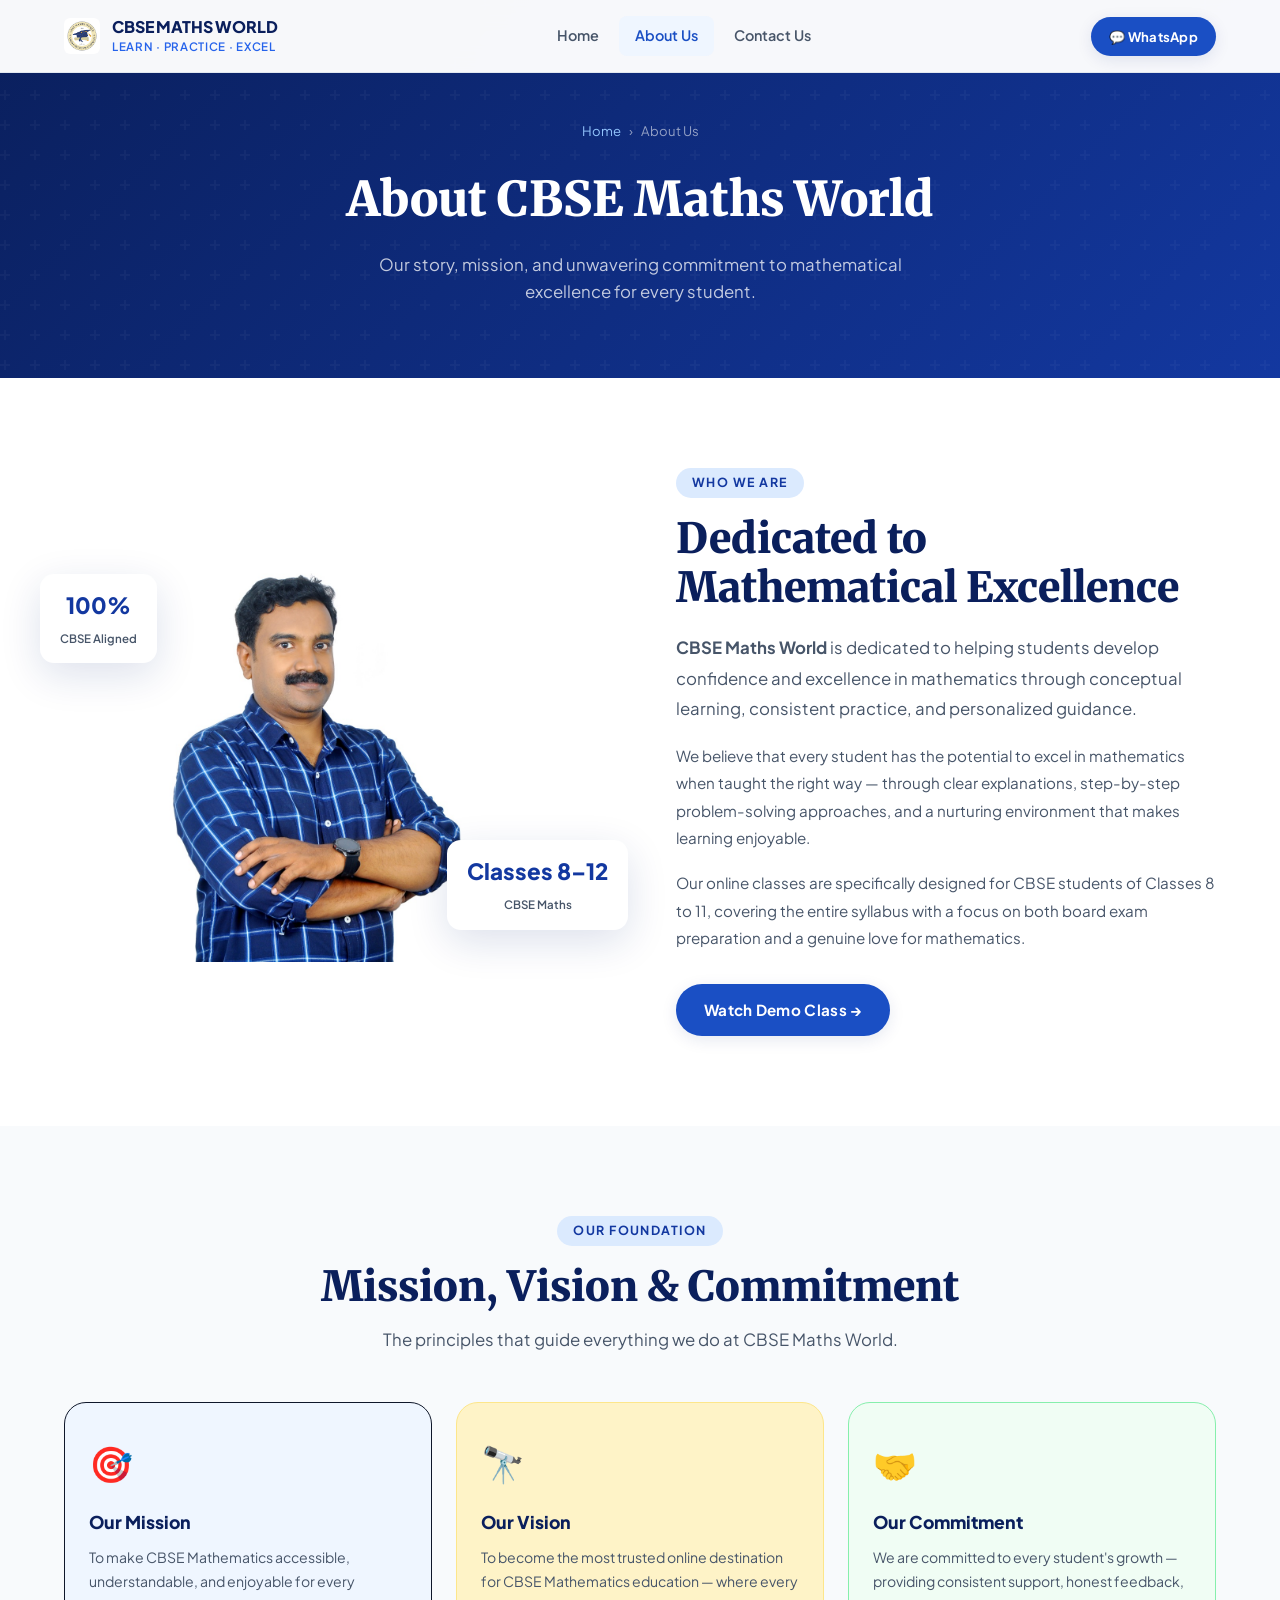
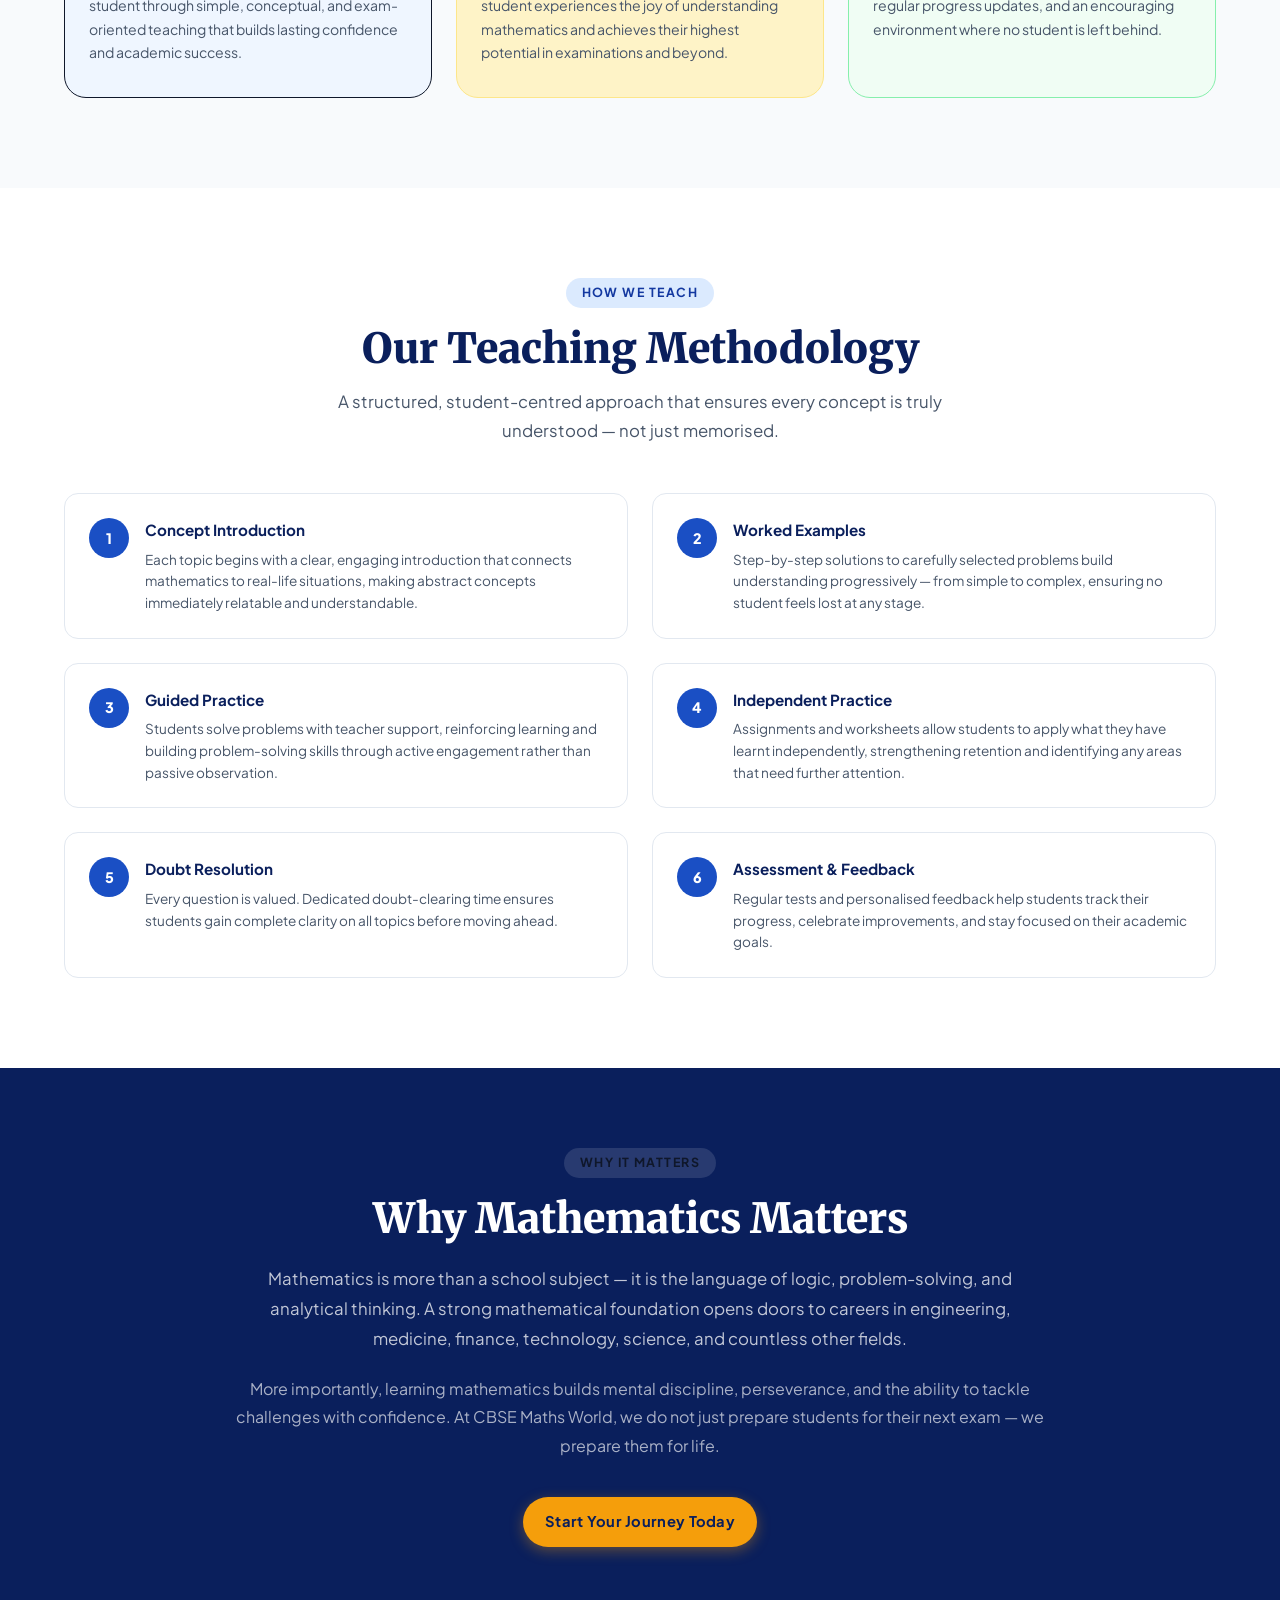
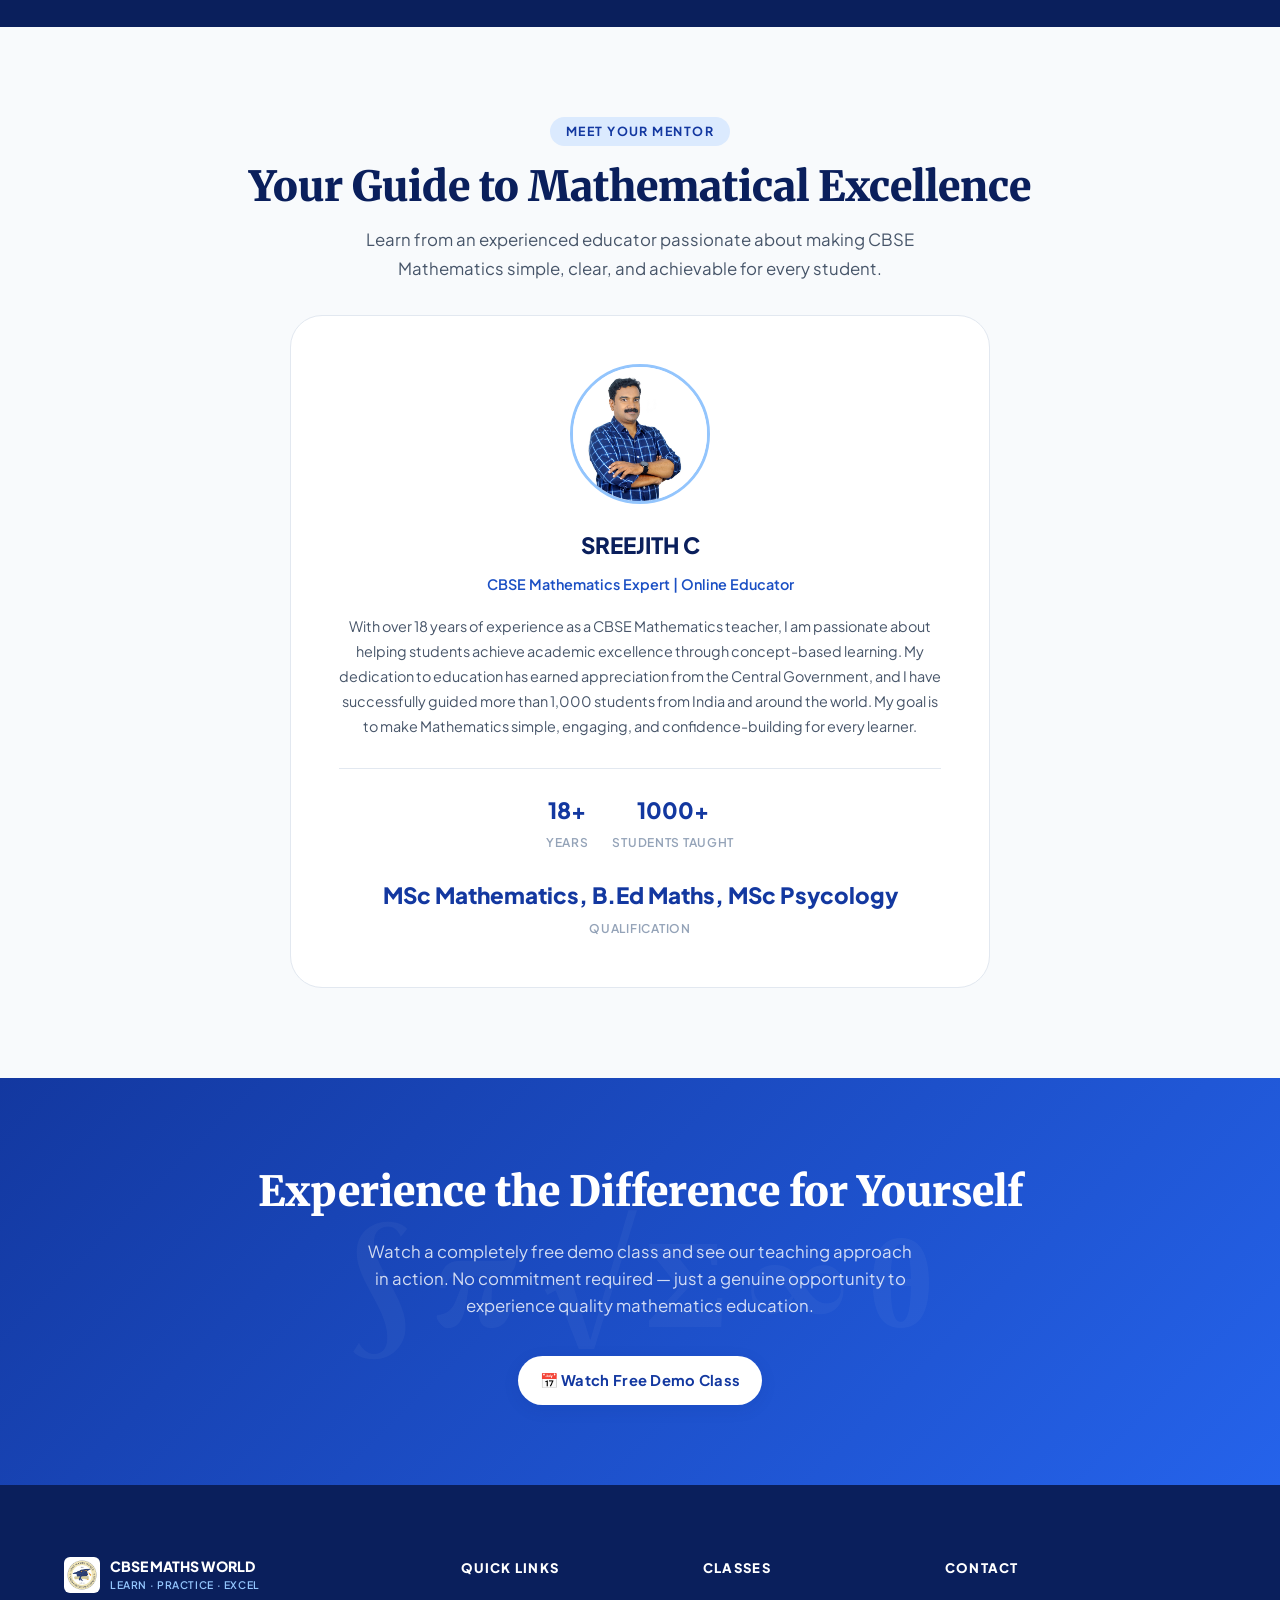
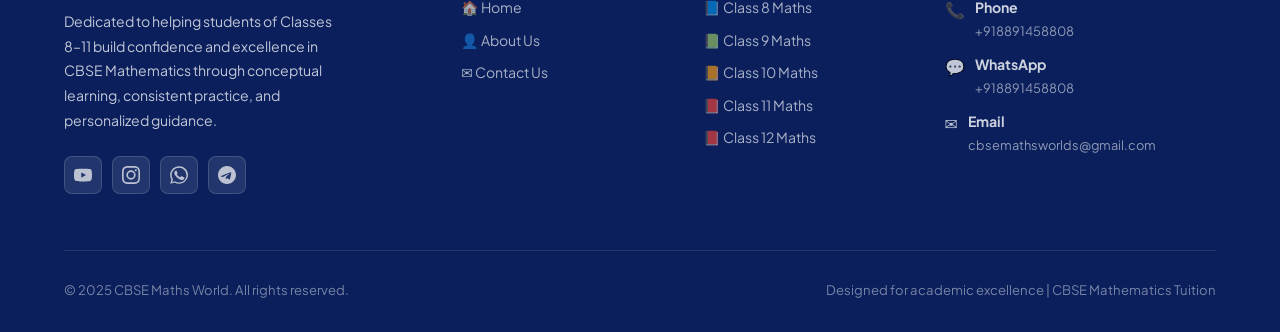
<file: pages/about.html>
<!DOCTYPE html>
<html lang="en">
<head>
  <meta charset="UTF-8">
  <meta name="viewport" content="width=device-width, initial-scale=1.0">
  <title>About Us | CBSE Maths World</title>
  <meta name="description" content="Learn about CBSE Maths World — our mission, vision, teaching methodology, and commitment to student success in CBSE Mathematics.">
  <link rel="stylesheet" href="../css/style.css">
</head>
<body data-page="About Us">

<div id="nav-placeholder"></div>

<!-- Page Hero -->
<section class="page-hero">
  <div class="container">
    <div class="breadcrumb">
      <a href="../index.html">Home</a>
      <span>›</span>
      <span>About Us</span>
    </div>
    <h1>About CBSE Maths World</h1>
    <p>Our story, mission, and unwavering commitment to mathematical excellence for every student.</p>
  </div>
</section>

<!-- ============ INTRO ============ -->
<section class="about-intro">
  <div class="container">
    <div class="about-grid">
      <div class="about-image-block">
        <img 
          src="../images/mentor.jpeg" 
          alt="CBSE Maths World" 
          style="width:100%;height:420px;object-fit:cover;border-radius:var(--radius-xl);"
        >
        <div class="about-stat-chip chip-1">
          <strong>Classes 8–12</strong>
          <span>CBSE Maths</span>
        </div>
        <div class="about-stat-chip chip-2">
          <strong>100%</strong>
          <span>CBSE Aligned</span>
        </div>
      </div>
      <div>
        <div class="section-label">Who We Are</div>
        <h2 class="section-title" style="margin-bottom:20px;">Dedicated to Mathematical Excellence</h2>
        <p style="font-size:1.05rem;color:var(--grey-600);line-height:1.8;margin-bottom:18px;">
          <strong>CBSE Maths World</strong> is dedicated to helping students develop confidence and excellence in mathematics through conceptual learning, consistent practice, and personalized guidance.
        </p>
        <p style="font-size:.95rem;color:var(--grey-600);line-height:1.8;margin-bottom:18px;">
          We believe that every student has the potential to excel in mathematics when taught the right way — through clear explanations, step-by-step problem-solving approaches, and a nurturing environment that makes learning enjoyable.
        </p>
        <p style="font-size:.95rem;color:var(--grey-600);line-height:1.8;margin-bottom:32px;">
          Our online classes are specifically designed for CBSE students of Classes 8 to 11, covering the entire syllabus with a focus on both board exam preparation and a genuine love for mathematics.
        </p>
        <a href="../pages/contact.html" class="btn btn-blue">Watch Demo Class →</a>
      </div>
    </div>
  </div>
</section>

<!-- ============ MISSION VISION COMMITMENT ============ -->
<section style="background:var(--grey-50);">
  <div class="container">
    <div class="text-center">
      <div class="section-label">Our Foundation</div>
      <h2 class="section-title">Mission, Vision & Commitment</h2>
      <p class="section-subtitle">The principles that guide everything we do at CBSE Maths World.</p>
    </div>
    <div class="mvv-grid">
      <div class="mvv-card card-mission fade-in">
        <div class="mvv-icon">🎯</div>
        <h3>Our Mission</h3>
        <p>To make CBSE Mathematics accessible, understandable, and enjoyable for every student through simple, conceptual, and exam-oriented teaching that builds lasting confidence and academic success.</p>
      </div>
      <div class="mvv-card card-vision fade-in fade-in-delay-1">
        <div class="mvv-icon">🔭</div>
        <h3>Our Vision</h3>
        <p>To become the most trusted online destination for CBSE Mathematics education — where every student experiences the joy of understanding mathematics and achieves their highest potential in examinations and beyond.</p>
      </div>
      <div class="mvv-card card-commit fade-in fade-in-delay-2">
        <div class="mvv-icon">🤝</div>
        <h3>Our Commitment</h3>
        <p>We are committed to every student's growth — providing consistent support, honest feedback, regular progress updates, and an encouraging environment where no student is left behind.</p>
      </div>
    </div>
  </div>
</section>

<!-- ============ TEACHING METHODOLOGY ============ -->
<section style="background:var(--white);">
  <div class="container">
    <div class="text-center">
      <div class="section-label">How We Teach</div>
      <h2 class="section-title">Our Teaching Methodology</h2>
      <p class="section-subtitle">A structured, student-centred approach that ensures every concept is truly understood — not just memorised.</p>
    </div>
    <div class="methodology-grid">
      <div class="method-item fade-in">
        <div class="method-num">1</div>
        <div>
          <h4>Concept Introduction</h4>
          <p>Each topic begins with a clear, engaging introduction that connects mathematics to real-life situations, making abstract concepts immediately relatable and understandable.</p>
        </div>
      </div>
      <div class="method-item fade-in fade-in-delay-1">
        <div class="method-num">2</div>
        <div>
          <h4>Worked Examples</h4>
          <p>Step-by-step solutions to carefully selected problems build understanding progressively — from simple to complex, ensuring no student feels lost at any stage.</p>
        </div>
      </div>
      <div class="method-item fade-in fade-in-delay-2">
        <div class="method-num">3</div>
        <div>
          <h4>Guided Practice</h4>
          <p>Students solve problems with teacher support, reinforcing learning and building problem-solving skills through active engagement rather than passive observation.</p>
        </div>
      </div>
      <div class="method-item fade-in fade-in-delay-3">
        <div class="method-num">4</div>
        <div>
          <h4>Independent Practice</h4>
          <p>Assignments and worksheets allow students to apply what they have learnt independently, strengthening retention and identifying any areas that need further attention.</p>
        </div>
      </div>
      <div class="method-item fade-in">
        <div class="method-num">5</div>
        <div>
          <h4>Doubt Resolution</h4>
          <p>Every question is valued. Dedicated doubt-clearing time ensures students gain complete clarity on all topics before moving ahead.</p>
        </div>
      </div>
      <div class="method-item fade-in fade-in-delay-1">
        <div class="method-num">6</div>
        <div>
          <h4>Assessment & Feedback</h4>
          <p>Regular tests and personalised feedback help students track their progress, celebrate improvements, and stay focused on their academic goals.</p>
        </div>
      </div>
    </div>
  </div>
</section>

<!-- ============ WHY MATHS MATTERS ============ -->
<section style="background:var(--blue-900);padding:80px 0;">
  <div class="container container-sm text-center">
    <div class="section-label" style="background:rgba(255,255,255,.12);color:var(--white-200);">Why It Matters</div>
    <h2 class="section-title" style="color:var(--white);margin-bottom:20px;">Why Mathematics Matters</h2>
    <p style="font-size:1.05rem;color:rgba(255,255,255,.75);line-height:1.8;margin-bottom:20px;">
      Mathematics is more than a school subject — it is the language of logic, problem-solving, and analytical thinking. A strong mathematical foundation opens doors to careers in engineering, medicine, finance, technology, science, and countless other fields.
    </p>
    <p style="font-size:1rem;color:rgba(255,255,255,.65);line-height:1.8;margin-bottom:36px;">
      More importantly, learning mathematics builds mental discipline, perseverance, and the ability to tackle challenges with confidence. At CBSE Maths World, we do not just prepare students for their next exam — we prepare them for life.
    </p>
    <a href="../pages/contact.html" class="btn btn-primary btn-lg">Start Your Journey Today</a>
  </div>
</section>

<!-- ============ MENTOR SECTION ============ -->
<section class="mentor-section">
  <div class="container">
    <div class="text-center">
      <div class="section-label">Meet Your Mentor</div>
      <h2 class="section-title">Your Guide to Mathematical Excellence</h2>
      <p class="section-subtitle" style="margin-bottom:32px;">Learn from an experienced educator passionate about making CBSE Mathematics simple, clear, and achievable for every student.</p>
    </div>
    <div class="mentor-card fade-in">
      <div class="mentor-avatar" style="background:none;border:none;">
        <img 
          src="../images/mentor.jpeg" 
          alt="Sreejith — CBSE Maths World"
          style="width:140px;height:140px;border-radius:50%;object-fit:cover;object-position:top;border:3px solid var(--blue-300);"
        >
      </div>
      <h3>SREEJITH C</h3>
      <p class="mentor-title">CBSE Mathematics Expert | Online Educator</p>
      <p>With over 18 years of experience as a CBSE Mathematics teacher, I am passionate about helping students achieve academic excellence through concept-based learning. My dedication to education has earned appreciation from the Central Government, and I have successfully guided more than 1,000 students from India and around the world. My goal is to make Mathematics simple, engaging, and confidence-building for every learner.</p>
      <div style="margin-top:28px;padding-top:24px;border-top:1px solid var(--grey-200);display:flex;gap:24px;justify-content:center;flex-wrap:wrap;">
        <div style="text-align:center;">
          <strong style="display:block;font-size:1.4rem;color:var(--blue-700);font-weight:800;">18+</strong>
          <span style="font-size:.75rem;color:var(--grey-400);font-weight:600;text-transform:uppercase;letter-spacing:.06em;">Years </span>
        </div>
        <div style="text-align:center;">
          <strong style="display:block;font-size:1.4rem;color:var(--blue-700);font-weight:800;">1000+</strong>  
          <span style="font-size:.75rem;color:var(--grey-400);font-weight:600;text-transform:uppercase;letter-spacing:.06em;">Students Taught</span>
        </div>
        <div style="text-align:center;">
          <strong style="display:block;font-size:1.4rem;color:var(--blue-700);font-weight:800;">MSc Mathematics, B.Ed Maths, MSc Psycology</strong>
          <span style="font-size:.75rem;color:var(--grey-400);font-weight:600;text-transform:uppercase;letter-spacing:.06em;">Qualification</span>
        </div>
      </div>
    </div>
  </div>
</section>

<!-- CTA -->
<section class="cta-banner">
  <div class="container">
    <h2>Experience the Difference for Yourself</h2>
    <p>Watch a completely free demo class and see our teaching approach in action. No commitment required — just a genuine opportunity to experience quality mathematics education.</p>
    <div class="cta-btns">
      <a href="../pages/contact.html" class="btn btn-white btn-lg">📅 Watch Free Demo Class</a>
    </div>
  </div>
</section>

<div id="footer-placeholder"></div>
<script src="../js/components.js"></script>
</body>
</html>
</file>
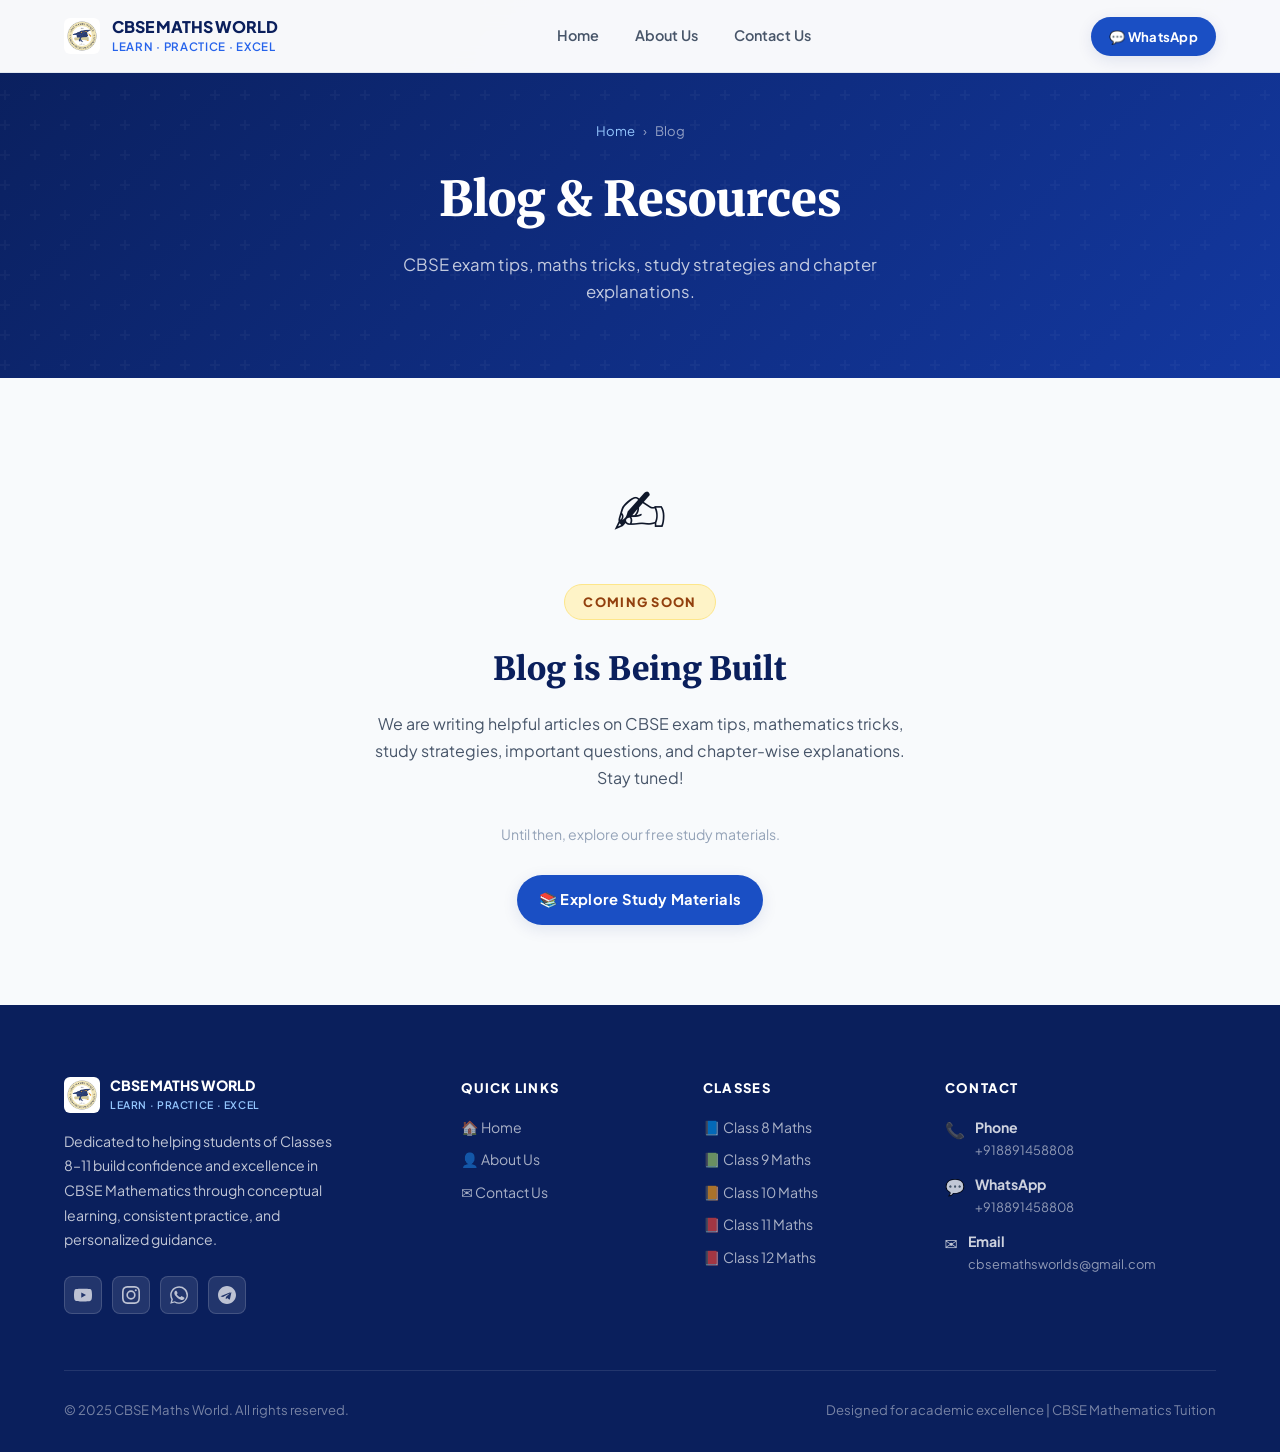
<file: pages/blog.html>
<!DOCTYPE html>
<html lang="en">
<head>
  <meta charset="UTF-8">
  <meta name="viewport" content="width=device-width, initial-scale=1.0">
  <title>Blog & Resources — Coming Soon | CBSE Maths World</title>
  <meta name="robots" content="noindex">
  <link rel="stylesheet" href="../css/style.css">
</head>
<body data-page="">
<div id="nav-placeholder"></div>
<section class="page-hero">
  <div class="container">
    <div class="breadcrumb"><a href="../index.html">Home</a> <span>›</span> <span>Blog</span></div>
    <h1>Blog & Resources</h1>
    <p>CBSE exam tips, maths tricks, study strategies and chapter explanations.</p>
  </div>
</section>
<div class="coming-soon-wrapper">
  <div class="coming-soon-card">
    <div class="coming-soon-icon">✍️</div>
    <div class="coming-badge">Coming Soon</div>
    <h2>Blog is Being Built</h2>
    <p>We are writing helpful articles on CBSE exam tips, mathematics tricks, study strategies, important questions, and chapter-wise explanations. Stay tuned!</p>
    <p style="font-size:.88rem;color:var(--grey-400);margin-bottom:28px;">Until then, explore our free study materials.</p>
    <a href="materials.html" class="btn btn-blue btn-lg">📚 Explore Study Materials</a>
  </div>
</div>
<div id="footer-placeholder"></div>
<script src="../js/components.js"></script>
</body>
</html>
</file>
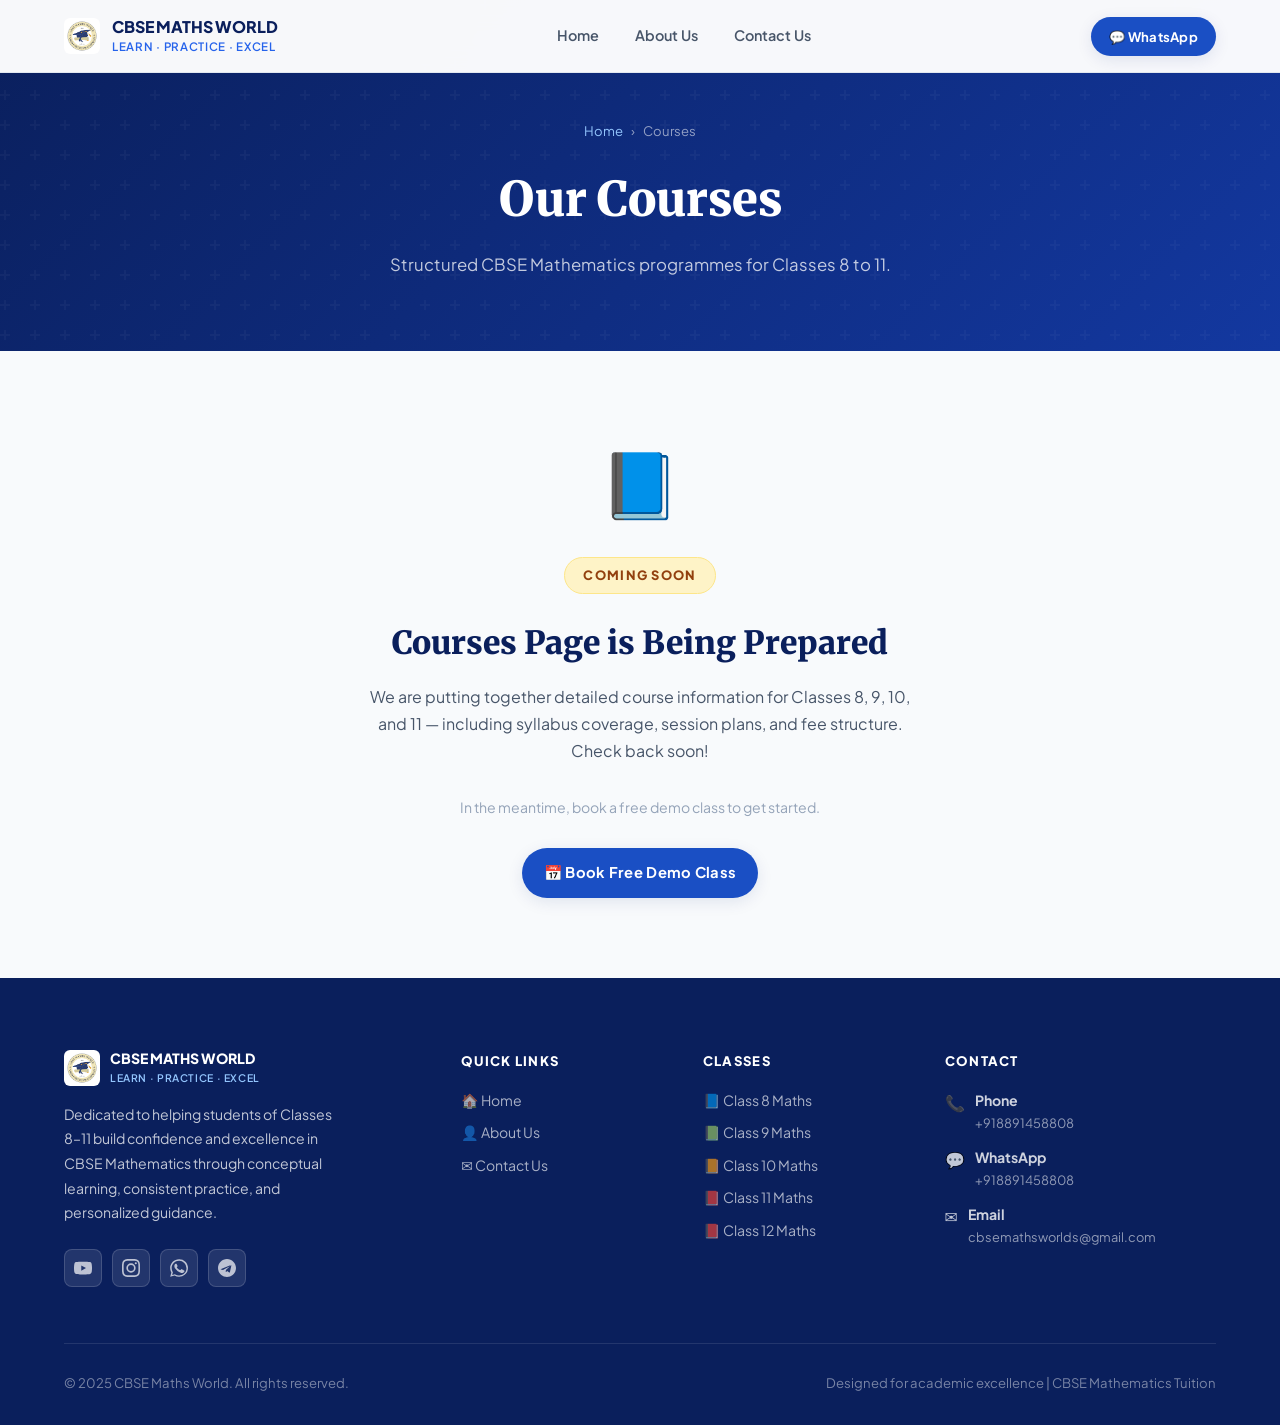
<file: pages/courses.html>
<!DOCTYPE html>
<html lang="en">
<head>
  <meta charset="UTF-8">
  <meta name="viewport" content="width=device-width, initial-scale=1.0">
  <title>Courses — Coming Soon | CBSE Maths World</title>
  <meta name="robots" content="noindex">
  <link rel="stylesheet" href="../css/style.css">
</head>
<body data-page="">
<div id="nav-placeholder"></div>
<section class="page-hero">
  <div class="container">
    <div class="breadcrumb"><a href="../index.html">Home</a> <span>›</span> <span>Courses</span></div>
    <h1>Our Courses</h1>
    <p>Structured CBSE Mathematics programmes for Classes 8 to 11.</p>
  </div>
</section>
<div class="coming-soon-wrapper">
  <div class="coming-soon-card">
    <div class="coming-soon-icon">📘</div>
    <div class="coming-badge">Coming Soon</div>
    <h2>Courses Page is Being Prepared</h2>
    <p>We are putting together detailed course information for Classes 8, 9, 10, and 11 — including syllabus coverage, session plans, and fee structure. Check back soon!</p>
    <p style="font-size:.88rem;color:var(--grey-400);margin-bottom:28px;">In the meantime, book a free demo class to get started.</p>
    <a href="contact.html" class="btn btn-blue btn-lg">📅 Book Free Demo Class</a>
  </div>
</div>
<div id="footer-placeholder"></div>
<script src="../js/components.js"></script>
</body>
</html>
</file>
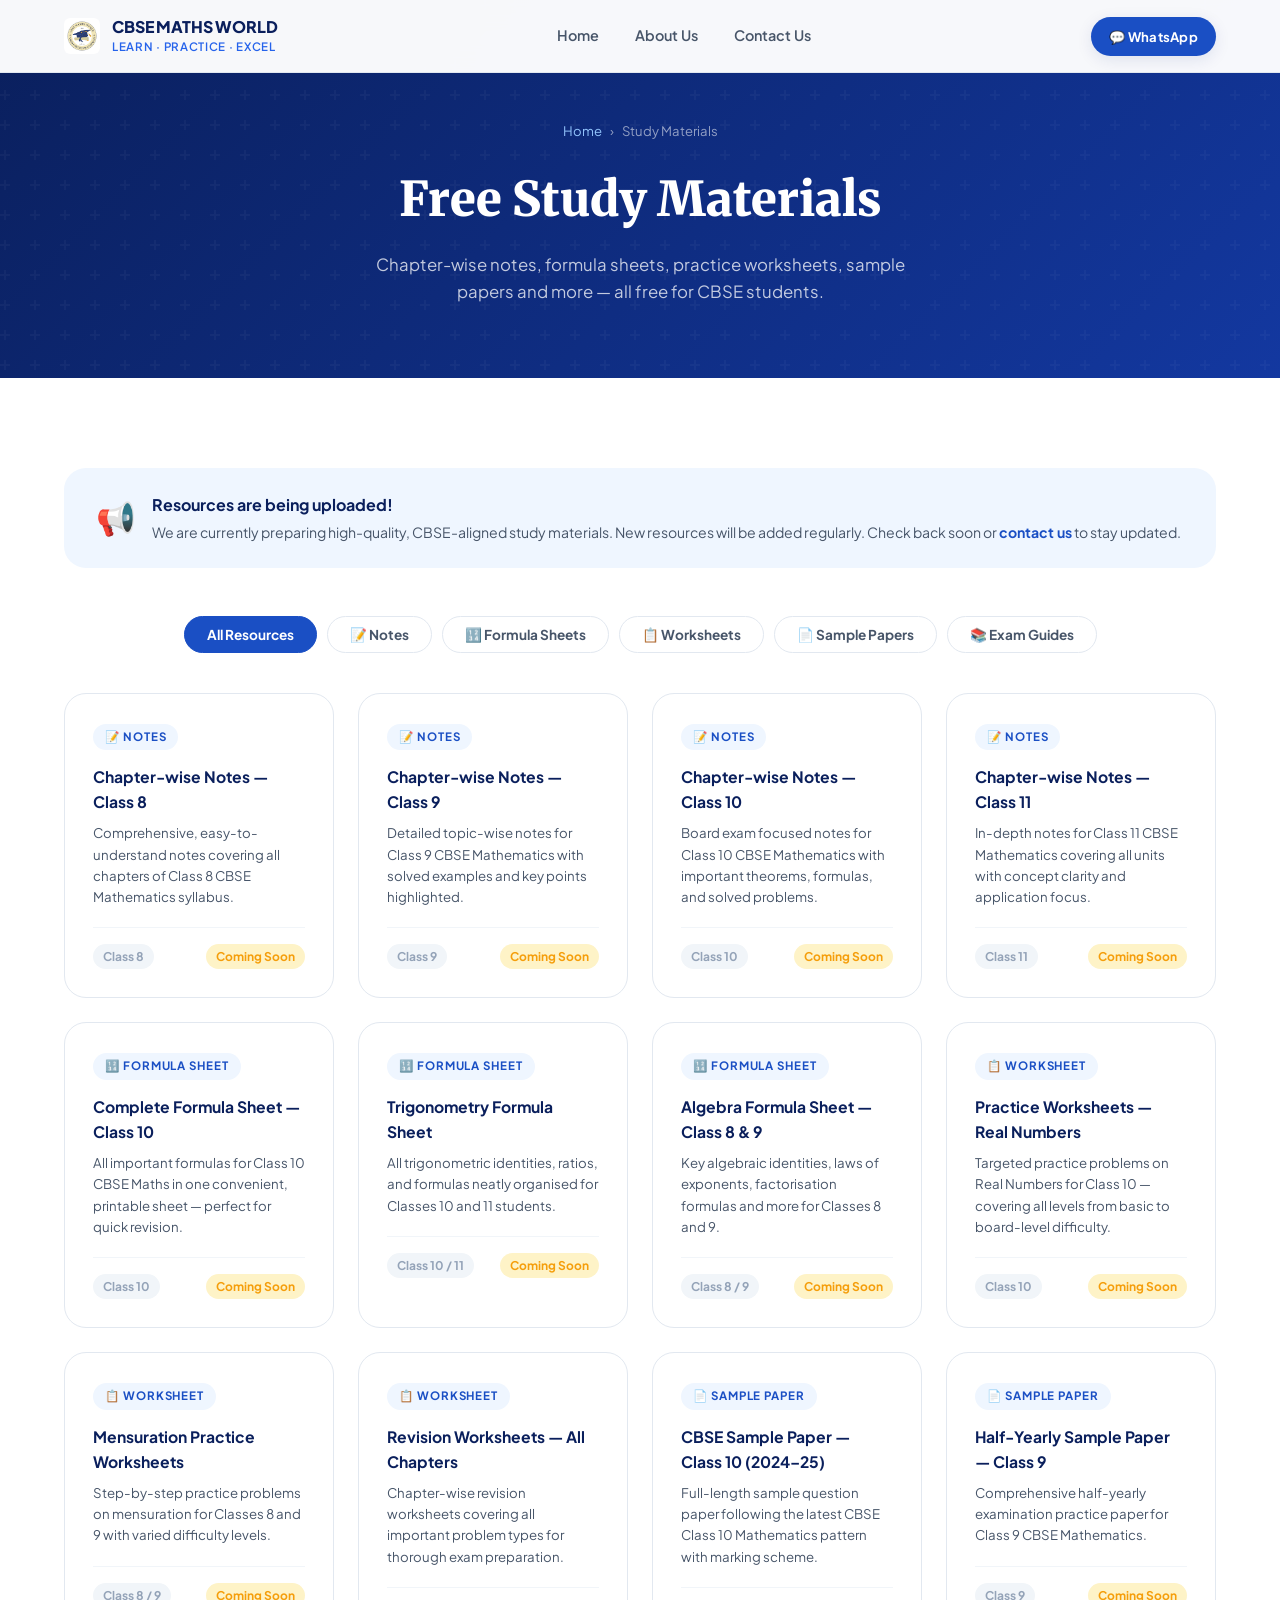
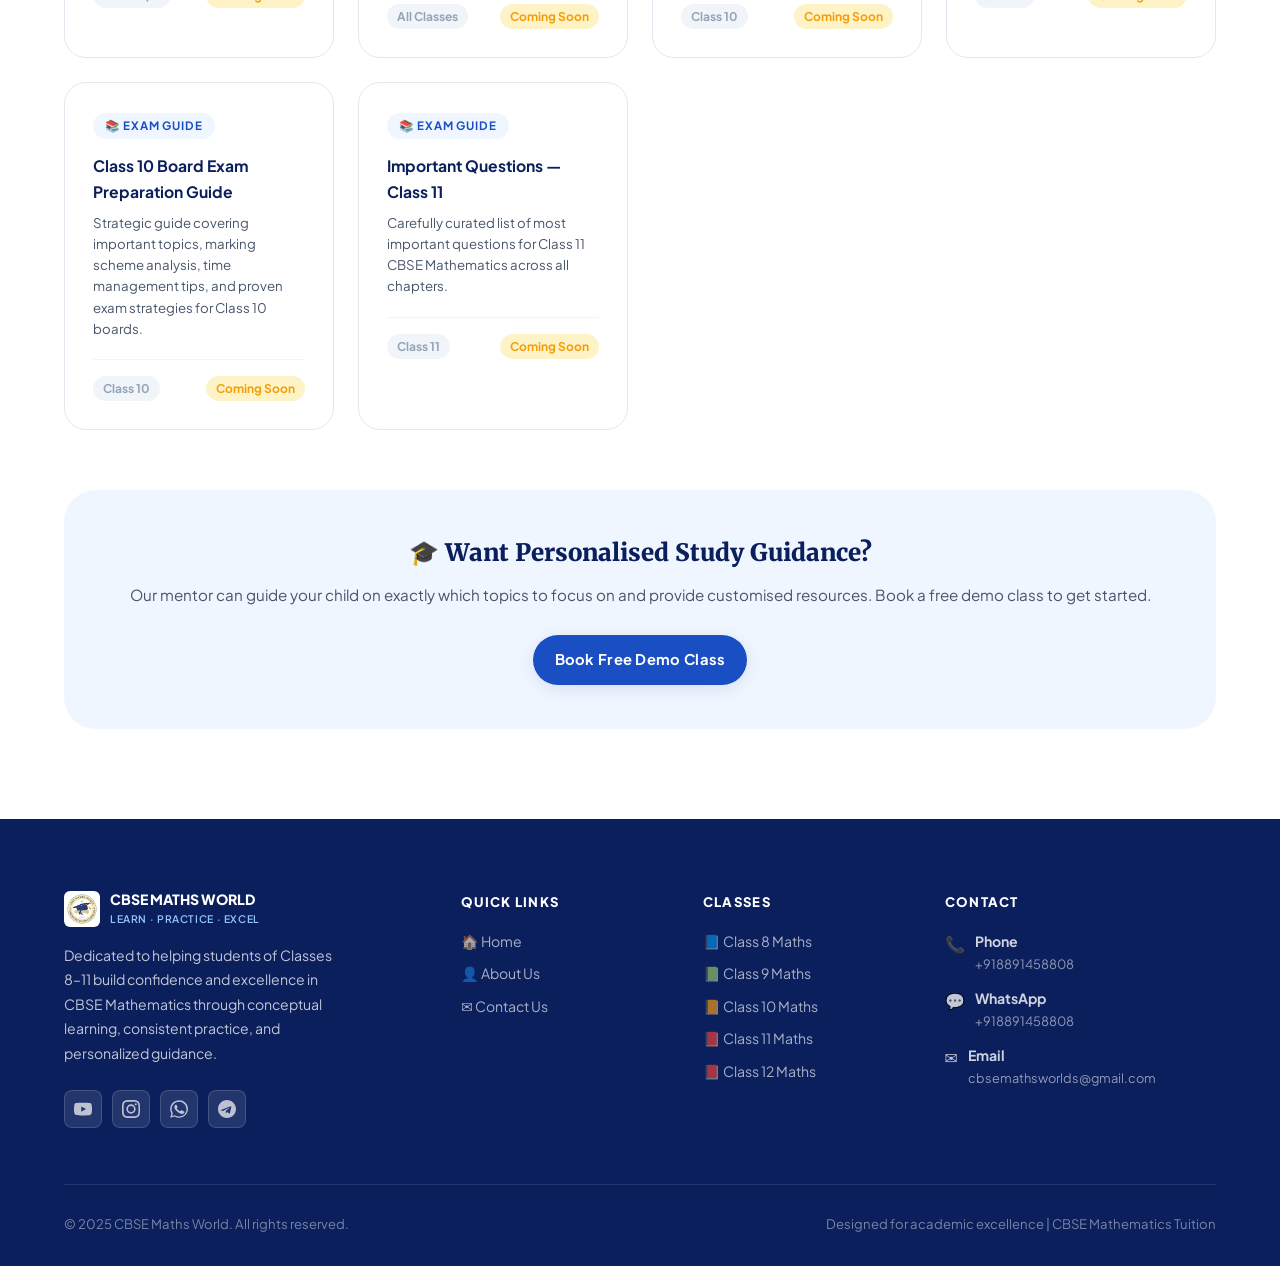
<file: pages/materials.html>
<!DOCTYPE html>
<html lang="en">
<head>
  <meta charset="UTF-8">
  <meta name="viewport" content="width=device-width, initial-scale=1.0">
  <title>Free Study Materials | CBSE Maths World</title>
  <meta name="description" content="Download free CBSE Mathematics study materials — chapter-wise notes, formula sheets, practice worksheets, sample papers, and exam preparation guides for Classes 8–11.">
  <link rel="stylesheet" href="../css/style.css">
</head>
<body data-page="Study Materials">

<div id="nav-placeholder"></div>

<section class="page-hero">
  <div class="container">
    <div class="breadcrumb">
      <a href="../index.html">Home</a>
      <span>›</span>
      <span>Study Materials</span>
    </div>
    <h1>Free Study Materials</h1>
    <p>Chapter-wise notes, formula sheets, practice worksheets, sample papers and more — all free for CBSE students.</p>
  </div>
</section>

<!-- ============ MATERIALS ============ -->
<section class="materials-section">
  <div class="container">
    <!-- Info Banner -->
    <div style="background:var(--blue-50);border:1px solid var(--blue-200);border-radius:var(--radius-lg);padding:24px 32px;margin-bottom:48px;display:flex;gap:16px;align-items:center;flex-wrap:wrap;">
      <span style="font-size:2rem;">📢</span>
      <div>
        <strong style="color:var(--blue-900);font-size:1rem;">Resources are being uploaded!</strong>
        <p style="font-size:.88rem;color:var(--grey-600);margin-top:4px;">We are currently preparing high-quality, CBSE-aligned study materials. New resources will be added regularly. Check back soon or <a href="contact.html" style="color:var(--blue-600);font-weight:700;">contact us</a> to stay updated.</p>
      </div>
    </div>

    <!-- Filter Buttons -->
    <div class="materials-filter">
      <button class="filter-btn active" onclick="filterMaterials('all', this)">All Resources</button>
      <button class="filter-btn" onclick="filterMaterials('notes', this)">📝 Notes</button>
      <button class="filter-btn" onclick="filterMaterials('formula', this)">🔢 Formula Sheets</button>
      <button class="filter-btn" onclick="filterMaterials('worksheet', this)">📋 Worksheets</button>
      <button class="filter-btn" onclick="filterMaterials('paper', this)">📄 Sample Papers</button>
      <button class="filter-btn" onclick="filterMaterials('guide', this)">📚 Exam Guides</button>
    </div>

    <!-- Materials Grid -->
    <div class="materials-grid" id="materialsGrid">

      <!-- Notes -->
      <div class="material-card fade-in" data-type="notes">
        <div class="material-type">📝 Notes</div>
        <h3>Chapter-wise Notes — Class 8</h3>
        <p>Comprehensive, easy-to-understand notes covering all chapters of Class 8 CBSE Mathematics syllabus.</p>
        <div class="material-meta">
          <span class="material-class">Class 8</span>
          <span class="material-coming">Coming Soon</span>
        </div>
      </div>

      <div class="material-card fade-in" data-type="notes">
        <div class="material-type">📝 Notes</div>
        <h3>Chapter-wise Notes — Class 9</h3>
        <p>Detailed topic-wise notes for Class 9 CBSE Mathematics with solved examples and key points highlighted.</p>
        <div class="material-meta">
          <span class="material-class">Class 9</span>
          <span class="material-coming">Coming Soon</span>
        </div>
      </div>

      <div class="material-card fade-in" data-type="notes">
        <div class="material-type">📝 Notes</div>
        <h3>Chapter-wise Notes — Class 10</h3>
        <p>Board exam focused notes for Class 10 CBSE Mathematics with important theorems, formulas, and solved problems.</p>
        <div class="material-meta">
          <span class="material-class">Class 10</span>
          <span class="material-coming">Coming Soon</span>
        </div>
      </div>

      <div class="material-card fade-in" data-type="notes">
        <div class="material-type">📝 Notes</div>
        <h3>Chapter-wise Notes — Class 11</h3>
        <p>In-depth notes for Class 11 CBSE Mathematics covering all units with concept clarity and application focus.</p>
        <div class="material-meta">
          <span class="material-class">Class 11</span>
          <span class="material-coming">Coming Soon</span>
        </div>
      </div>

      <!-- Formula Sheets -->
      <div class="material-card fade-in" data-type="formula">
        <div class="material-type">🔢 Formula Sheet</div>
        <h3>Complete Formula Sheet — Class 10</h3>
        <p>All important formulas for Class 10 CBSE Maths in one convenient, printable sheet — perfect for quick revision.</p>
        <div class="material-meta">
          <span class="material-class">Class 10</span>
          <span class="material-coming">Coming Soon</span>
        </div>
      </div>

      <div class="material-card fade-in" data-type="formula">
        <div class="material-type">🔢 Formula Sheet</div>
        <h3>Trigonometry Formula Sheet</h3>
        <p>All trigonometric identities, ratios, and formulas neatly organised for Classes 10 and 11 students.</p>
        <div class="material-meta">
          <span class="material-class">Class 10 / 11</span>
          <span class="material-coming">Coming Soon</span>
        </div>
      </div>

      <div class="material-card fade-in" data-type="formula">
        <div class="material-type">🔢 Formula Sheet</div>
        <h3>Algebra Formula Sheet — Class 8 & 9</h3>
        <p>Key algebraic identities, laws of exponents, factorisation formulas and more for Classes 8 and 9.</p>
        <div class="material-meta">
          <span class="material-class">Class 8 / 9</span>
          <span class="material-coming">Coming Soon</span>
        </div>
      </div>

      <!-- Worksheets -->
      <div class="material-card fade-in" data-type="worksheet">
        <div class="material-type">📋 Worksheet</div>
        <h3>Practice Worksheets — Real Numbers</h3>
        <p>Targeted practice problems on Real Numbers for Class 10 — covering all levels from basic to board-level difficulty.</p>
        <div class="material-meta">
          <span class="material-class">Class 10</span>
          <span class="material-coming">Coming Soon</span>
        </div>
      </div>

      <div class="material-card fade-in" data-type="worksheet">
        <div class="material-type">📋 Worksheet</div>
        <h3>Mensuration Practice Worksheets</h3>
        <p>Step-by-step practice problems on mensuration for Classes 8 and 9 with varied difficulty levels.</p>
        <div class="material-meta">
          <span class="material-class">Class 8 / 9</span>
          <span class="material-coming">Coming Soon</span>
        </div>
      </div>

      <div class="material-card fade-in" data-type="worksheet">
        <div class="material-type">📋 Worksheet</div>
        <h3>Revision Worksheets — All Chapters</h3>
        <p>Chapter-wise revision worksheets covering all important problem types for thorough exam preparation.</p>
        <div class="material-meta">
          <span class="material-class">All Classes</span>
          <span class="material-coming">Coming Soon</span>
        </div>
      </div>

      <!-- Sample Papers -->
      <div class="material-card fade-in" data-type="paper">
        <div class="material-type">📄 Sample Paper</div>
        <h3>CBSE Sample Paper — Class 10 (2024–25)</h3>
        <p>Full-length sample question paper following the latest CBSE Class 10 Mathematics pattern with marking scheme.</p>
        <div class="material-meta">
          <span class="material-class">Class 10</span>
          <span class="material-coming">Coming Soon</span>
        </div>
      </div>

      <div class="material-card fade-in" data-type="paper">
        <div class="material-type">📄 Sample Paper</div>
        <h3>Half-Yearly Sample Paper — Class 9</h3>
        <p>Comprehensive half-yearly examination practice paper for Class 9 CBSE Mathematics.</p>
        <div class="material-meta">
          <span class="material-class">Class 9</span>
          <span class="material-coming">Coming Soon</span>
        </div>
      </div>

      <!-- Exam Guides -->
      <div class="material-card fade-in" data-type="guide">
        <div class="material-type">📚 Exam Guide</div>
        <h3>Class 10 Board Exam Preparation Guide</h3>
        <p>Strategic guide covering important topics, marking scheme analysis, time management tips, and proven exam strategies for Class 10 boards.</p>
        <div class="material-meta">
          <span class="material-class">Class 10</span>
          <span class="material-coming">Coming Soon</span>
        </div>
      </div>

      <div class="material-card fade-in" data-type="guide">
        <div class="material-type">📚 Exam Guide</div>
        <h3>Important Questions — Class 11</h3>
        <p>Carefully curated list of most important questions for Class 11 CBSE Mathematics across all chapters.</p>
        <div class="material-meta">
          <span class="material-class">Class 11</span>
          <span class="material-coming">Coming Soon</span>
        </div>
      </div>

    </div>

    <!-- Bottom CTA -->
    <div class="demo-banner-section">
      <h3>🎓 Want Personalised Study Guidance?</h3>
      <p>Our mentor can guide your child on exactly which topics to focus on and provide customised resources. Book a free demo class to get started.</p>
      <a href="contact.html" class="btn btn-blue btn-lg">Book Free Demo Class</a>
    </div>
  </div>
</section>

<div id="footer-placeholder"></div>

<script src="../js/components.js"></script>
<script>
  function filterMaterials(type, btn) {
    document.querySelectorAll('.filter-btn').forEach(b => b.classList.remove('active'));
    btn.classList.add('active');
    document.querySelectorAll('.material-card').forEach(card => {
      if (type === 'all' || card.dataset.type === type) {
        card.style.display = '';
      } else {
        card.style.display = 'none';
      }
    });
  }
</script>
</body>
</html>
</file>
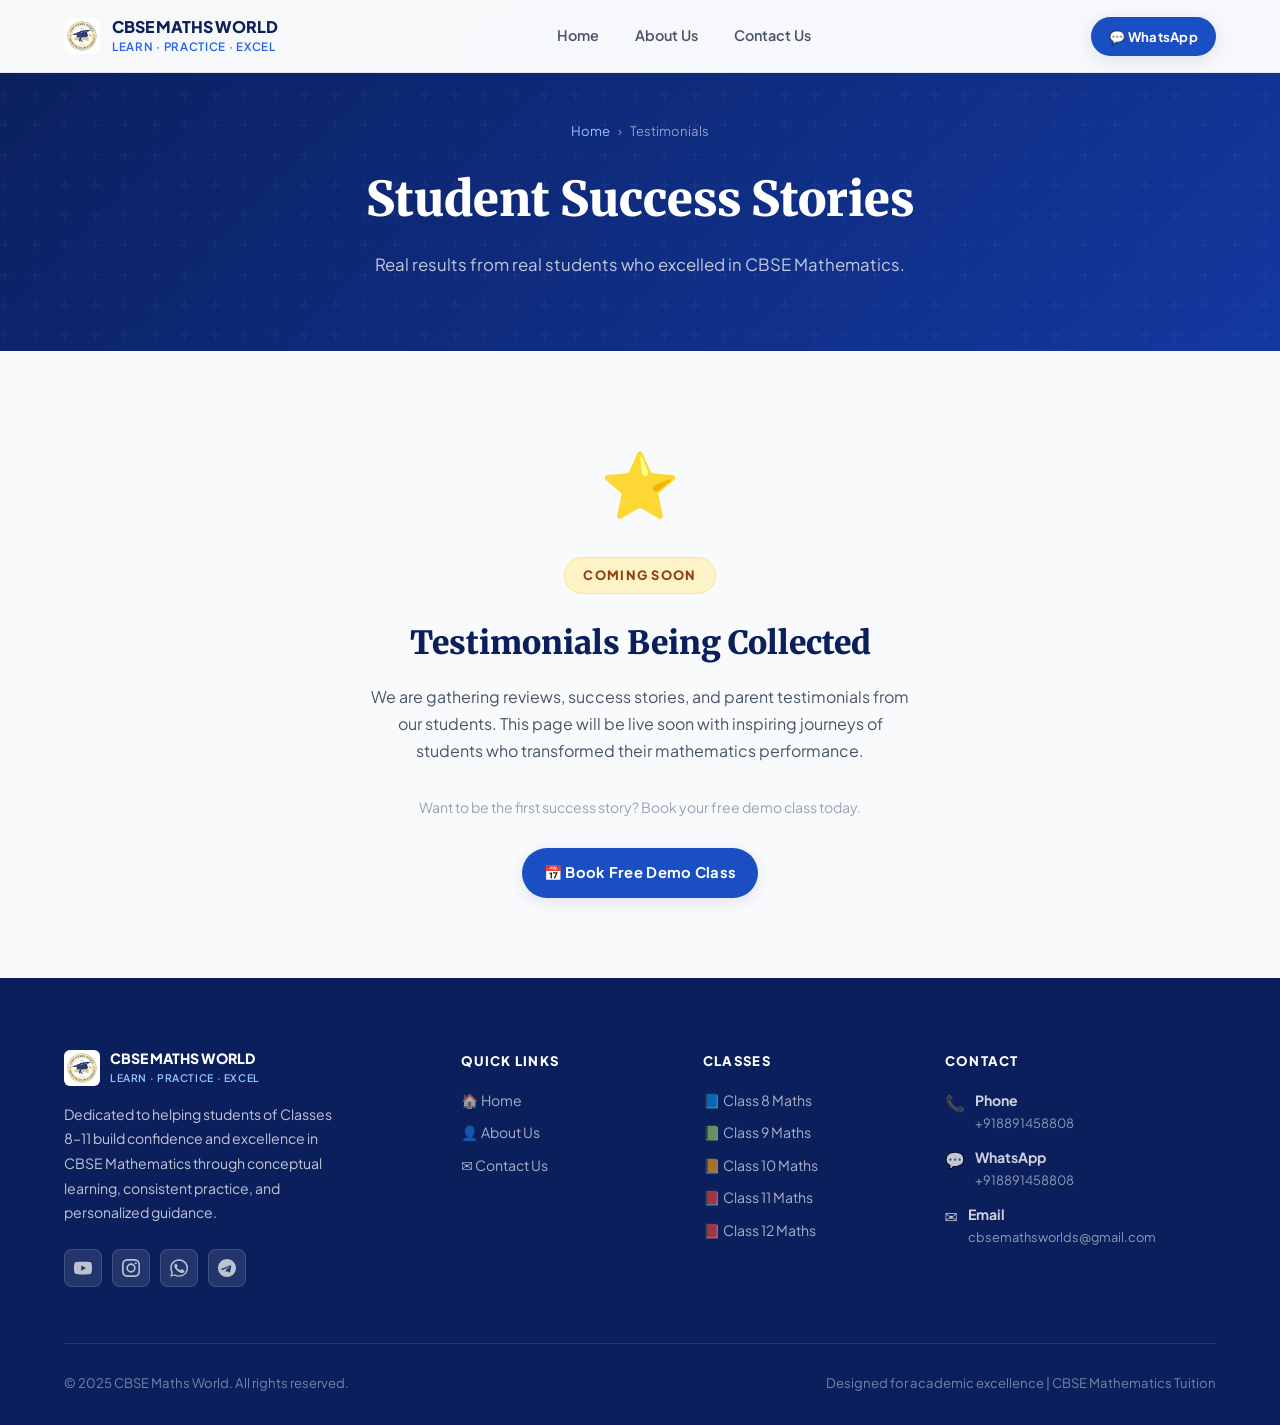
<file: pages/testimonials.html>
<!DOCTYPE html>
<html lang="en">
<head>
  <meta charset="UTF-8">
  <meta name="viewport" content="width=device-width, initial-scale=1.0">
  <title>Testimonials — Coming Soon | CBSE Maths World</title>
  <meta name="robots" content="noindex">
  <link rel="stylesheet" href="../css/style.css">
</head>
<body data-page="">
<div id="nav-placeholder"></div>
<section class="page-hero">
  <div class="container">
    <div class="breadcrumb"><a href="../index.html">Home</a> <span>›</span> <span>Testimonials</span></div>
    <h1>Student Success Stories</h1>
    <p>Real results from real students who excelled in CBSE Mathematics.</p>
  </div>
</section>
<div class="coming-soon-wrapper">
  <div class="coming-soon-card">
    <div class="coming-soon-icon">⭐</div>
    <div class="coming-badge">Coming Soon</div>
    <h2>Testimonials Being Collected</h2>
    <p>We are gathering reviews, success stories, and parent testimonials from our students. This page will be live soon with inspiring journeys of students who transformed their mathematics performance.</p>
    <p style="font-size:.88rem;color:var(--grey-400);margin-bottom:28px;">Want to be the first success story? Book your free demo class today.</p>
    <a href="contact.html" class="btn btn-blue btn-lg">📅 Book Free Demo Class</a>
  </div>
</div>
<div id="footer-placeholder"></div>
<script src="../js/components.js"></script>
</body>
</html>
</file>
<file: css/style.css>
/* =============================================
   CBSE MATHS WORLD — Main Stylesheet
   ============================================= */

@import url('https://fonts.googleapis.com/css2?family=Plus+Jakarta+Sans:wght@300;400;500;600;700;800&family=Merriweather:wght@400;700;900&display=swap');

/* ── CSS Variables ── */
:root {
  --blue-900: #0a1f5c;
  --blue-800: #0d2878;
  --blue-700: #1338a0;
  --blue-600: #1a4fc4;
  --blue-500: #2563eb;
  --blue-400: #3b82f6;
  --blue-300: #93c5fd;
  --blue-100: #dbeafe;
  --blue-50:  #eff6ff;
  --gold:     #f59e0b;
  --gold-lt:  #fef3c7;
  --white:    #ffffff;
  --grey-50:  #f8fafc;
  --grey-100: #f1f5f9;
  --grey-200: #e2e8f0;
  --grey-400: #94a3b8;
  --grey-600: #475569;
  --grey-800: #1e293b;
  --text-dark: #0f172a;

  --font-display: 'Merriweather', Georgia, serif;
  --font-body: 'Plus Jakarta Sans', system-ui, sans-serif;

  --radius-sm: 8px;
  --radius-md: 14px;
  --radius-lg: 22px;
  --radius-xl: 32px;

  --shadow-sm: 0 1px 3px rgba(0,0,0,.08), 0 1px 2px rgba(0,0,0,.06);
  --shadow-md: 0 4px 16px rgba(13,40,120,.10);
  --shadow-lg: 0 12px 40px rgba(13,40,120,.14);
  --shadow-xl: 0 24px 64px rgba(13,40,120,.18);

  --transition: .25s cubic-bezier(.4,0,.2,1);
}

/* ── Reset ── */
*, *::before, *::after { box-sizing: border-box; margin: 0; padding: 0; }
html { scroll-behavior: smooth; font-size: 16px; }
body {
  font-family: var(--font-body);
  color: var(--text-dark);
  background: var(--white);
  line-height: 1.6;
  -webkit-font-smoothing: antialiased;
}
img { max-width: 100%; display: block; }
a { color: inherit; text-decoration: none; }
ul { list-style: none; }
button { cursor: pointer; border: none; background: none; font-family: inherit; }
input, textarea, select { font-family: inherit; }

/* ── Utility ── */
.container { max-width: 1200px; margin: 0 auto; padding: 0 24px; }
.container-sm { max-width: 860px; margin: 0 auto; padding: 0 24px; }
.text-center { text-align: center; }
.text-blue { color: var(--blue-600); }
.text-gold  { color: var(--gold); }
.hidden { display: none !important; }

/* ── Buttons ── */
.btn {
  display: inline-flex;
  align-items: center;
  gap: 8px;
  padding: 14px 28px;
  border-radius: 50px;
  font-weight: 700;
  font-size: .95rem;
  letter-spacing: .02em;
  transition: var(--transition);
  white-space: nowrap;
}
.btn-primary {
  background: var(--gold);
  color: var(--blue-900);
  box-shadow: 0 4px 14px rgba(245,158,11,.35);
}
.btn-primary:hover {
  background: #d97706;
  transform: translateY(-2px);
  box-shadow: 0 8px 24px rgba(245,158,11,.45);
}
.btn-outline {
  border: 2px solid rgba(255,255,255,.6);
  color: var(--white);
  background: rgba(255,255,255,.08);
  backdrop-filter: blur(4px);
}
.btn-outline:hover {
  background: rgba(255,255,255,.18);
  border-color: var(--white);
  transform: translateY(-2px);
}
.btn-blue {
  background: var(--blue-600);
  color: var(--white);
  box-shadow: var(--shadow-md);
}
.btn-blue:hover {
  background: var(--blue-700);
  transform: translateY(-2px);
  box-shadow: var(--shadow-lg);
}
.btn-white {
  background: var(--white);
  color: var(--blue-700);
  box-shadow: var(--shadow-md);
  font-weight: 700;
}
.btn-white:hover {
  background: var(--blue-50);
  transform: translateY(-2px);
}
.btn-lg { padding: 17px 36px; font-size: 1.05rem; }

/* ── Section Headings ── */
.section-label {
  display: inline-block;
  background: var(--blue-100);
  color: var(--blue-700);
  font-size: .78rem;
  font-weight: 700;
  letter-spacing: .12em;
  text-transform: uppercase;
  padding: 5px 16px;
  border-radius: 50px;
  margin-bottom: 16px;
}
.section-title {
  font-family: var(--font-display);
  font-size: clamp(1.8rem, 3.5vw, 2.6rem);
  font-weight: 900;
  line-height: 1.2;
  color: var(--blue-900);
  margin-bottom: 14px;
}
.section-subtitle {
  font-size: 1.05rem;
  color: var(--grey-600);
  max-width: 620px;
  margin: 0 auto 48px;
  line-height: 1.7;
}
section { padding: 90px 0; }

/* ============================================
   NAVIGATION
   ============================================ */
.navbar {
  position: fixed;
  top: 0; left: 0; right: 0;
  z-index: 1000;
  background: rgba(255,255,255,.97);
  backdrop-filter: blur(12px);
  border-bottom: 1px solid var(--grey-200);
  transition: box-shadow var(--transition);
}
.navbar.scrolled { box-shadow: var(--shadow-md); }
.nav-inner {
  display: flex;
  align-items: center;
  justify-content: space-between;
  height: 72px;
}
.nav-logo { display: flex; align-items: center; gap: 12px; text-decoration: none; }
.nav-logo-icon {
  width: 44px; height: 44px;
  background: var(--blue-600);
  border-radius: var(--radius-sm);
  display: flex; align-items: center; justify-content: center;
  font-size: 1.4rem;
}
.nav-logo-text { line-height: 1.1; }
.nav-logo-text strong {
  display: block;
  font-size: 1rem;
  font-weight: 800;
  color: var(--blue-900);
  letter-spacing: -.01em;
}
.nav-logo-text span {
  font-size: .72rem;
  font-weight: 600;
  color: var(--blue-500);
  letter-spacing: .06em;
  text-transform: uppercase;
}
.nav-links { display: flex; align-items: center; gap: 4px; }
.nav-links a {
  padding: 8px 16px;
  border-radius: 8px;
  font-size: .9rem;
  font-weight: 600;
  color: var(--grey-600);
  transition: var(--transition);
}
.nav-links a:hover, .nav-links a.active {
  color: var(--blue-600);
  background: var(--blue-50);
}
.nav-cta { display: flex; align-items: center; gap: 12px; }
.nav-cta .btn { padding: 10px 22px; font-size: .88rem; }

/* Hamburger */
.hamburger { display: none; flex-direction: column; gap: 5px; padding: 6px; }
.hamburger span {
  display: block; width: 24px; height: 2px;
  background: var(--blue-900);
  border-radius: 2px;
  transition: var(--transition);
}
.hamburger.open span:nth-child(1) { transform: translateY(7px) rotate(45deg); }
.hamburger.open span:nth-child(2) { opacity: 0; }
.hamburger.open span:nth-child(3) { transform: translateY(-7px) rotate(-45deg); }

/* Mobile Nav */
.mobile-menu {
  display: none;
  position: fixed;
  top: 72px; left: 0; right: 0;
  background: var(--white);
  border-bottom: 1px solid var(--grey-200);
  padding: 20px 24px 28px;
  z-index: 999;
  box-shadow: var(--shadow-lg);
  flex-direction: column;
  gap: 4px;
}
.mobile-menu.open { display: flex; }
.mobile-menu a {
  padding: 12px 16px;
  border-radius: var(--radius-sm);
  font-weight: 600;
  color: var(--grey-800);
  font-size: .95rem;
  transition: var(--transition);
}
.mobile-menu a:hover { background: var(--blue-50); color: var(--blue-600); }
.mobile-menu .btn { margin-top: 12px; justify-content: center; }

/* ============================================
   HERO SECTION
   ============================================ */
.hero {
  min-height: 100vh;
  background: linear-gradient(135deg, var(--blue-900) 0%, var(--blue-700) 50%, var(--blue-500) 100%);
  position: relative;
  overflow: hidden;
  display: flex;
  align-items: center;
  padding-top: 72px;
}
.hero-bg {
  position: absolute;
  inset: 0;
  overflow: hidden;
  pointer-events: none;
}
/* Animated Math Symbols */
.math-symbol {
  position: absolute;
  font-family: var(--font-display);
  color: rgba(255,255,255,.06);
  font-size: clamp(2rem, 5vw, 5rem);
  font-weight: 900;
  user-select: none;
  animation: floatSymbol 12s ease-in-out infinite;
}
.math-symbol:nth-child(1)  { top: 8%;  left: 5%;   font-size: 3rem;   animation-delay: 0s; }
.math-symbol:nth-child(2)  { top: 20%; right: 8%;  font-size: 4.5rem; animation-delay: -2s; }
.math-symbol:nth-child(3)  { top: 55%; left: 3%;   font-size: 2.5rem; animation-delay: -4s; }
.math-symbol:nth-child(4)  { top: 70%; right: 12%; font-size: 3.5rem; animation-delay: -6s; }
.math-symbol:nth-child(5)  { top: 30%; left: 18%;  font-size: 2rem;   animation-delay: -1s; }
.math-symbol:nth-child(6)  { top: 85%; left: 25%;  font-size: 4rem;   animation-delay: -3s; }
.math-symbol:nth-child(7)  { top: 15%; right: 25%; font-size: 2.5rem; animation-delay: -5s; }
.math-symbol:nth-child(8)  { top: 45%; right: 3%;  font-size: 3rem;   animation-delay: -7s; }
.math-symbol:nth-child(9)  { top: 60%; left: 40%;  font-size: 5rem;   animation-delay: -2.5s; }
.math-symbol:nth-child(10) { top: 5%;  left: 50%;  font-size: 2.8rem; animation-delay: -4.5s; }

@keyframes floatSymbol {
  0%, 100% { transform: translateY(0px) rotate(0deg); opacity: .06; }
  33%       { transform: translateY(-18px) rotate(8deg); opacity: .10; }
  66%       { transform: translateY(10px) rotate(-5deg); opacity: .07; }
}

/* Geometric circles */
.hero-circle {
  position: absolute;
  border-radius: 50%;
  background: rgba(255,255,255,.04);
  border: 1px solid rgba(255,255,255,.08);
}
.hero-circle-1 { width: 520px; height: 520px; top: -180px; right: -120px; }
.hero-circle-2 { width: 300px; height: 300px; bottom: -80px; left: -60px; }
.hero-circle-3 { width: 180px; height: 180px; top: 40%; right: 15%; }

.hero-grid {
  display: grid;
  grid-template-columns: 1fr 1fr;
  gap: 60px;
  align-items: center;
  padding: 80px 0;
  position: relative;
  z-index: 2;
}
.hero-badge {
  display: inline-flex;
  align-items: center;
  gap: 8px;
  background: rgba(255,255,255,.12);
  border: 1px solid rgba(255,255,255,.2);
  color: var(--blue-100);
  font-size: .8rem;
  font-weight: 700;
  letter-spacing: .1em;
  text-transform: uppercase;
  padding: 7px 16px;
  border-radius: 50px;
  margin-bottom: 24px;
}
.hero-badge span { width: 6px; height: 6px; background: var(--gold); border-radius: 50%; display: block; }
.hero h1 {
  font-family: var(--font-display);
  font-size: clamp(2.2rem, 4.5vw, 3.4rem);
  font-weight: 900;
  color: var(--white);
  line-height: 1.18;
  margin-bottom: 16px;
}
.hero h1 em {
  font-style: normal;
  color: var(--gold);
}
.hero-sub {
  font-size: 1.05rem;
  font-weight: 600;
  color: var(--blue-200, #93c5fd);
  margin-bottom: 14px;
  letter-spacing: .04em;
}
.hero-desc {
  font-size: 1rem;
  color: rgba(255,255,255,.78);
  line-height: 1.75;
  margin-bottom: 36px;
  max-width: 520px;
}
.hero-btns { display: flex; gap: 14px; flex-wrap: wrap; margin-bottom: 44px; }
.hero-stats { display: flex; gap: 32px; flex-wrap: wrap; }
.hero-stat strong {
  display: block;
  font-size: 1.6rem;
  font-weight: 800;
  color: var(--white);
  line-height: 1;
}
.hero-stat span {
  font-size: .78rem;
  font-weight: 600;
  color: rgba(255,255,255,.6);
  text-transform: uppercase;
  letter-spacing: .06em;
}

/* Hero Illustration Panel */
.hero-visual {
  display: flex;
  justify-content: center;
  align-items: center;
}
.hero-card-stack {
  position: relative;
  width: 360px;
  height: 420px;
}
.hero-main-card {
  background: rgba(255,255,255,.12);
  backdrop-filter: blur(16px);
  border: 1px solid rgba(255,255,255,.22);
  border-radius: var(--radius-xl);
  padding: 32px;
  position: absolute;
  inset: 0;
}
.hero-formula-line {
  font-family: var(--font-display);
  color: var(--white);
  font-size: 1.1rem;
  margin-bottom: 16px;
  opacity: .9;
}
.hero-formula-line.dim { opacity: .5; font-size: .95rem; }
.formula-divider {
  height: 1px;
  background: rgba(255,255,255,.18);
  margin: 20px 0;
}
.hero-class-pills {
  display: flex; gap: 8px; flex-wrap: wrap; margin-top: 20px;
}
.class-pill {
  background: rgba(255,255,255,.15);
  border: 1px solid rgba(255,255,255,.25);
  color: var(--white);
  font-size: .78rem;
  font-weight: 700;
  padding: 6px 14px;
  border-radius: 50px;
}
.hero-floating-badge {
  position: absolute;
  background: var(--white);
  border-radius: var(--radius-md);
  padding: 12px 16px;
  display: flex;
  align-items: center;
  gap: 10px;
  box-shadow: var(--shadow-xl);
  animation: floatBadge 4s ease-in-out infinite;
}
.hero-floating-badge.badge-1 { top: -20px; right: -24px; }
.hero-floating-badge.badge-2 { bottom: 20px; left: -32px; animation-delay: -2s; }
.hfb-icon { font-size: 1.5rem; }
.hfb-text strong { display: block; font-size: .82rem; font-weight: 800; color: var(--blue-900); }
.hfb-text span   { font-size: .72rem; color: var(--grey-600); }

@keyframes floatBadge {
  0%, 100% { transform: translateY(0); }
  50%       { transform: translateY(-8px); }
}

/* ============================================
   WHY CHOOSE US
   ============================================ */
.why-section { background: var(--grey-50); }
.features-grid {
  display: grid;
  grid-template-columns: repeat(auto-fit, minmax(240px, 1fr));
  gap: 24px;
}
.feature-card {
  background: var(--white);
  border: 1px solid var(--grey-200);
  border-radius: var(--radius-lg);
  padding: 28px;
  transition: var(--transition);
  position: relative;
  overflow: hidden;
}
.feature-card::before {
  content: '';
  position: absolute;
  top: 0; left: 0; right: 0;
  height: 3px;
  background: linear-gradient(90deg, var(--blue-500), var(--blue-400));
  transform: scaleX(0);
  transform-origin: left;
  transition: var(--transition);
}
.feature-card:hover {
  border-color: var(--blue-300);
  box-shadow: var(--shadow-lg);
  transform: translateY(-4px);
}
.feature-card:hover::before { transform: scaleX(1); }
.feature-icon {
  width: 52px; height: 52px;
  background: var(--blue-50);
  border-radius: var(--radius-sm);
  display: flex; align-items: center; justify-content: center;
  font-size: 1.5rem;
  margin-bottom: 16px;
  transition: var(--transition);
}
.feature-card:hover .feature-icon {
  background: var(--blue-600);
  transform: scale(1.08);
}
.feature-card h3 {
  font-size: 1rem;
  font-weight: 700;
  color: var(--blue-900);
  margin-bottom: 8px;
}
.feature-card p { font-size: .88rem; color: var(--grey-600); line-height: 1.6; }

/* ============================================
   PHILOSOPHY (LEARN PRACTICE EXCEL)
   ============================================ */
.philosophy-section { background: var(--white); }
.philosophy-grid {
  display: grid;
  grid-template-columns: repeat(3, 1fr);
  gap: 2px;
  background: var(--grey-200);
  border-radius: var(--radius-xl);
  overflow: hidden;
  margin-top: 20px;
}
.philosophy-card {
  background: var(--white);
  padding: 52px 40px;
  text-align: center;
  position: relative;
  transition: var(--transition);
  overflow: hidden;
}
.philosophy-card:hover {
  background: var(--blue-900);
  z-index: 1;
}
.philosophy-card:hover .phil-num,
.philosophy-card:hover .phil-title,
.philosophy-card:hover .phil-desc { color: var(--white); }
.philosophy-card:hover .phil-icon-wrap { background: rgba(255,255,255,.15); }
.phil-num {
  font-family: var(--font-display);
  font-size: 5rem;
  font-weight: 900;
  color: var(--blue-100);
  line-height: 1;
  margin-bottom: 16px;
  transition: var(--transition);
}
.phil-icon-wrap {
  width: 72px; height: 72px;
  background: var(--blue-50);
  border-radius: 50%;
  display: flex; align-items: center; justify-content: center;
  font-size: 2rem;
  margin: 0 auto 20px;
  transition: var(--transition);
}
.phil-title {
  font-family: var(--font-display);
  font-size: 1.5rem;
  font-weight: 900;
  color: var(--blue-900);
  margin-bottom: 12px;
  transition: var(--transition);
}
.phil-desc {
  font-size: .92rem;
  color: var(--grey-600);
  line-height: 1.7;
  transition: var(--transition);
}

/* ============================================
   CLASSES SECTION
   ============================================ */
.classes-section { background: var(--blue-900); }
.classes-section .section-title { color: var(--white); }
.classes-section .section-subtitle { color: rgba(255,255,255,.65); }
.classes-grid {
  display: grid;
  grid-template-columns: repeat(4, 1fr);
  gap: 20px;
}
.class-card {
  background: rgba(255,255,255,.07);
  border: 1px solid rgba(255,255,255,.12);
  border-radius: var(--radius-lg);
  padding: 32px 24px;
  text-align: center;
  transition: var(--transition);
  cursor: pointer;
  position: relative;
  overflow: hidden;
}
.class-card::after {
  content: '';
  position: absolute;
  inset: 0;
  background: linear-gradient(135deg, rgba(37,99,235,.4), rgba(59,130,246,.2));
  opacity: 0;
  transition: var(--transition);
}
.class-card:hover {
  border-color: var(--blue-400);
  transform: translateY(-6px);
  box-shadow: 0 20px 50px rgba(0,0,0,.3);
}
.class-card:hover::after { opacity: 1; }
.class-number {
  font-family: var(--font-display);
  font-size: 3rem;
  font-weight: 900;
  color: var(--blue-400);
  line-height: 1;
  margin-bottom: 8px;
  position: relative; z-index: 1;
}
.class-card h3 {
  font-size: 1rem;
  font-weight: 700;
  color: var(--white);
  margin-bottom: 12px;
  position: relative; z-index: 1;
}
.class-card p {
  font-size: .83rem;
  color: rgba(255,255,255,.55);
  line-height: 1.6;
  position: relative; z-index: 1;
}
.class-card .btn { margin-top: 20px; position: relative; z-index: 1; font-size: .82rem; padding: 9px 20px; }
.classes-note {
  text-align: center;
  margin-top: 44px;
  padding: 20px 28px;
  background: rgba(255,255,255,.06);
  border: 1px solid rgba(255,255,255,.1);
  border-radius: var(--radius-md);
  color: rgba(255,255,255,.7);
  font-size: .9rem;
}
.classes-note strong { color: var(--gold); }

/* ============================================
   FEATURES STRIP
   ============================================ */
.features-strip { background: var(--grey-50); }
.strip-grid {
  display: grid;
  grid-template-columns: repeat(auto-fit, minmax(160px, 1fr));
  gap: 16px;
}
.strip-item {
  background: var(--white);
  border: 1px solid var(--grey-200);
  border-radius: var(--radius-md);
  padding: 24px 16px;
  text-align: center;
  transition: var(--transition);
}
.strip-item:hover {
  border-color: var(--blue-300);
  transform: translateY(-3px);
  box-shadow: var(--shadow-md);
}
.strip-icon { font-size: 1.8rem; margin-bottom: 10px; }
.strip-item span {
  font-size: .82rem;
  font-weight: 700;
  color: var(--blue-900);
  line-height: 1.3;
  display: block;
}

/* ============================================
   CTA BANNER
   ============================================ */
.cta-banner {
  background: linear-gradient(135deg, var(--blue-700), var(--blue-500));
  padding: 80px 0;
  text-align: center;
  position: relative;
  overflow: hidden;
}
.cta-banner::before {
  content: '∫ π √ Σ ∞ θ';
  position: absolute;
  font-family: var(--font-display);
  font-size: 8rem;
  font-weight: 900;
  color: rgba(255,255,255,.04);
  white-space: nowrap;
  top: 50%;
  left: 50%;
  transform: translate(-50%, -50%);
  pointer-events: none;
}
.cta-banner h2 {
  font-family: var(--font-display);
  font-size: clamp(1.8rem, 3.5vw, 2.6rem);
  font-weight: 900;
  color: var(--white);
  margin-bottom: 14px;
  position: relative;
}
.cta-banner p {
  font-size: 1.05rem;
  color: rgba(255,255,255,.8);
  margin-bottom: 36px;
  max-width: 560px;
  margin-left: auto;
  margin-right: auto;
  position: relative;
}
.cta-banner .btn { position: relative; }
.cta-btns { display: flex; gap: 16px; justify-content: center; flex-wrap: wrap; }

/* ============================================
   FOOTER
   ============================================ */
.footer {
  background: var(--blue-900);
  color: rgba(255,255,255,.75);
  padding: 72px 0 32px;
}
.footer-grid {
  display: grid;
  grid-template-columns: 1.8fr 1fr 1fr 1.4fr;
  gap: 48px;
  margin-bottom: 56px;
}
.footer-brand p {
  font-size: .88rem;
  line-height: 1.75;
  margin: 16px 0 24px;
  max-width: 280px;
}
.footer-social { display: flex; gap: 10px; }
.social-btn {
  width: 38px; height: 38px;
  background: rgba(255,255,255,.1);
  border: 1px solid rgba(255,255,255,.15);
  border-radius: var(--radius-sm);
  display: flex; align-items: center; justify-content: center;
  font-size: 1rem;
  transition: var(--transition);
  color: rgba(255,255,255,.7);
}
.social-btn:hover {
  background: var(--blue-600);
  border-color: var(--blue-600);
  color: var(--white);
  transform: translateY(-2px);
}
.footer-col h4 {
  font-size: .82rem;
  font-weight: 800;
  color: var(--white);
  text-transform: uppercase;
  letter-spacing: .1em;
  margin-bottom: 18px;
}
.footer-links { display: flex; flex-direction: column; gap: 10px; }
.footer-links a {
  font-size: .88rem;
  color: rgba(255,255,255,.65);
  transition: var(--transition);
  display: flex; align-items: center; gap: 6px;
}
.footer-links a:hover { color: var(--blue-300); padding-left: 4px; }
.footer-contact-item {
  display: flex;
  gap: 10px;
  align-items: flex-start;
  margin-bottom: 12px;
  font-size: .88rem;
}
.footer-contact-item .fci-icon {
  font-size: 1rem;
  margin-top: 1px;
  flex-shrink: 0;
}
.footer-contact-item p { color: rgba(255,255,255,.55); font-size: .8rem; margin-top: 2px; }
.footer-divider { border: none; border-top: 1px solid rgba(255,255,255,.1); margin-bottom: 28px; }
.footer-bottom {
  display: flex;
  justify-content: space-between;
  align-items: center;
  gap: 16px;
  flex-wrap: wrap;
}
.footer-bottom p { font-size: .82rem; color: rgba(255,255,255,.45); }
.footer-logo { display: flex; align-items: center; gap: 10px; }
.footer-logo .nav-logo-icon { width: 36px; height: 36px; font-size: 1.1rem; }
.footer-logo .nav-logo-text strong { font-size: .88rem; color: var(--white); }
.footer-logo .nav-logo-text span  { font-size: .65rem; color: var(--blue-300); }

/* ============================================
   PAGE HERO (Inner Pages)
   ============================================ */
.page-hero {
  background: linear-gradient(135deg, var(--blue-900), var(--blue-700));
  padding: 120px 0 72px;
  text-align: center;
  position: relative;
  overflow: hidden;
}
.page-hero::before {
  content: '';
  position: absolute; inset: 0;
  background: url("data:image/svg+xml,%3Csvg width='60' height='60' viewBox='0 0 60 60' xmlns='http://www.w3.org/2000/svg'%3E%3Cg fill='none' fill-rule='evenodd'%3E%3Cg fill='%23ffffff' fill-opacity='0.03'%3E%3Cpath d='M36 34v-4h-2v4h-4v2h4v4h2v-4h4v-2h-4zm0-30V0h-2v4h-4v2h4v4h2V6h4V4h-4zM6 34v-4H4v4H0v2h4v4h2v-4h4v-2H6zM6 4V0H4v4H0v2h4v4h2V6h4V4H6z'/%3E%3C/g%3E%3C/g%3E%3C/svg%3E");
}
.page-hero h1 {
  font-family: var(--font-display);
  font-size: clamp(2rem, 4vw, 3rem);
  font-weight: 900;
  color: var(--white);
  margin-bottom: 14px;
  position: relative;
}
.page-hero p {
  font-size: 1.05rem;
  color: rgba(255,255,255,.75);
  max-width: 560px;
  margin: 0 auto;
  position: relative;
}
.breadcrumb {
  display: flex;
  justify-content: center;
  align-items: center;
  gap: 8px;
  margin-bottom: 20px;
  font-size: .82rem;
  color: rgba(255,255,255,.55);
  position: relative;
}
.breadcrumb a { color: var(--blue-300); }
.breadcrumb a:hover { color: var(--white); }

/* ============================================
   ABOUT PAGE
   ============================================ */
.about-intro { background: var(--white); }
.about-grid {
  display: grid;
  grid-template-columns: 1fr 1fr;
  gap: 72px;
  align-items: center;
}
.about-image-block {
  position: relative;
}
.about-img-placeholder {
  background: linear-gradient(135deg, var(--blue-100), var(--blue-50));
  border: 2px dashed var(--blue-300);
  border-radius: var(--radius-xl);
  height: 420px;
  display: flex;
  flex-direction: column;
  align-items: center;
  justify-content: center;
  gap: 12px;
  color: var(--blue-500);
  font-size: .88rem;
  font-weight: 600;
}
.about-img-placeholder .img-icon { font-size: 3rem; }
.about-stat-chip {
  position: absolute;
  background: var(--white);
  border-radius: var(--radius-md);
  padding: 14px 20px;
  box-shadow: var(--shadow-lg);
  text-align: center;
}
.about-stat-chip.chip-1 { bottom: 32px; right: -24px; }
.about-stat-chip.chip-2 { top: 32px; left: -24px; }
.about-stat-chip strong { display: block; font-size: 1.4rem; font-weight: 800; color: var(--blue-700); }
.about-stat-chip span   { font-size: .72rem; font-weight: 600; color: var(--grey-600); }
.mvv-grid {
  display: grid;
  grid-template-columns: repeat(3, 1fr);
  gap: 24px;
}
.mvv-card {
  border-radius: var(--radius-lg);
  padding: 32px 24px;
  border: 1px solid var(--grey-200);
}
.mvv-card.card-mission { background: var(--blue-50); border-color: var(--blue-200); }
.mvv-card.card-vision  { background: var(--gold-lt); border-color: #fde68a; }
.mvv-card.card-commit  { background: #f0fdf4; border-color: #86efac; }
.mvv-icon { font-size: 2.2rem; margin-bottom: 16px; }
.mvv-card h3 { font-size: 1.1rem; font-weight: 800; color: var(--blue-900); margin-bottom: 10px; }
.mvv-card p  { font-size: .88rem; color: var(--grey-600); line-height: 1.7; }

.mentor-section { background: var(--grey-50); }
.mentor-card {
  background: var(--white);
  border: 1px solid var(--grey-200);
  border-radius: var(--radius-xl);
  padding: 48px;
  max-width: 700px;
  margin: 0 auto;
  text-align: center;
}
.mentor-avatar {
  width: 140px; height: 140px;
  border-radius: 50%;
  background: linear-gradient(135deg, var(--blue-100), var(--blue-50));
  border: 3px dashed var(--blue-300);
  display: flex;
  align-items: center;
  justify-content: center;
  font-size: 3rem;
  margin: 0 auto 24px;
}
.mentor-card h3 { font-size: 1.4rem; font-weight: 800; color: var(--blue-900); margin-bottom: 8px; }
.mentor-card .mentor-title { font-size: .9rem; color: var(--blue-600); font-weight: 600; margin-bottom: 16px; }
.mentor-card p  { font-size: .9rem; color: var(--grey-600); line-height: 1.75; }
.methodology-grid {
  display: grid;
  grid-template-columns: repeat(2, 1fr);
  gap: 24px;
}
.method-item {
  display: flex;
  gap: 16px;
  padding: 24px;
  background: var(--white);
  border: 1px solid var(--grey-200);
  border-radius: var(--radius-md);
  transition: var(--transition);
}
.method-item:hover { border-color: var(--blue-300); box-shadow: var(--shadow-md); }
.method-num {
  width: 40px; height: 40px; flex-shrink: 0;
  background: var(--blue-600);
  color: var(--white);
  border-radius: 50%;
  display: flex; align-items: center; justify-content: center;
  font-weight: 800; font-size: .9rem;
}
.method-item h4 { font-size: .95rem; font-weight: 700; color: var(--blue-900); margin-bottom: 6px; }
.method-item p  { font-size: .85rem; color: var(--grey-600); line-height: 1.6; }

/* ============================================
   STUDY MATERIALS PAGE
   ============================================ */
.materials-section { background: var(--white); }
.materials-filter {
  display: flex;
  gap: 10px;
  flex-wrap: wrap;
  margin-bottom: 40px;
  justify-content: center;
}
.filter-btn {
  padding: 9px 22px;
  border-radius: 50px;
  border: 1.5px solid var(--grey-200);
  font-size: .85rem;
  font-weight: 700;
  color: var(--grey-600);
  background: var(--white);
  cursor: pointer;
  transition: var(--transition);
}
.filter-btn:hover, .filter-btn.active {
  background: var(--blue-600);
  color: var(--white);
  border-color: var(--blue-600);
}
.materials-grid {
  display: grid;
  grid-template-columns: repeat(auto-fill, minmax(270px, 1fr));
  gap: 24px;
}
.material-card {
  background: var(--white);
  border: 1px solid var(--grey-200);
  border-radius: var(--radius-lg);
  padding: 28px;
  transition: var(--transition);
  position: relative;
  overflow: hidden;
}
.material-card:hover {
  border-color: var(--blue-300);
  transform: translateY(-4px);
  box-shadow: var(--shadow-lg);
}
.material-type {
  display: inline-flex;
  align-items: center;
  gap: 6px;
  background: var(--blue-50);
  color: var(--blue-600);
  font-size: .72rem;
  font-weight: 700;
  letter-spacing: .08em;
  text-transform: uppercase;
  padding: 4px 12px;
  border-radius: 50px;
  margin-bottom: 14px;
}
.material-card h3 { font-size: .98rem; font-weight: 700; color: var(--blue-900); margin-bottom: 8px; }
.material-card p  { font-size: .83rem; color: var(--grey-600); margin-bottom: 20px; line-height: 1.6; }
.material-meta {
  display: flex;
  justify-content: space-between;
  align-items: center;
  padding-top: 16px;
  border-top: 1px solid var(--grey-100);
}
.material-class {
  font-size: .75rem;
  font-weight: 700;
  color: var(--grey-400);
  background: var(--grey-100);
  padding: 3px 10px;
  border-radius: 50px;
}
.material-coming {
  font-size: .75rem;
  font-weight: 700;
  color: var(--gold);
  background: var(--gold-lt);
  padding: 3px 10px;
  border-radius: 50px;
}
.download-btn {
  display: inline-flex;
  align-items: center;
  gap: 6px;
  font-size: .8rem;
  font-weight: 700;
  color: var(--blue-600);
  padding: 6px 14px;
  border-radius: 50px;
  border: 1.5px solid var(--blue-200);
  background: var(--blue-50);
  transition: var(--transition);
}
.download-btn:hover { background: var(--blue-600); color: var(--white); border-color: var(--blue-600); }

/* ============================================
   CONTACT PAGE
   ============================================ */
.contact-section { background: var(--white); }
.contact-grid {
  display: grid;
  grid-template-columns: 1fr 1.5fr;
  gap: 60px;
  align-items: start;
}
.contact-info-card {
  background: var(--blue-900);
  border-radius: var(--radius-xl);
  padding: 44px 36px;
  color: var(--white);
}
.contact-info-card h3 {
  font-family: var(--font-display);
  font-size: 1.4rem;
  font-weight: 900;
  margin-bottom: 8px;
}
.contact-info-card p {
  font-size: .9rem;
  color: rgba(255,255,255,.7);
  margin-bottom: 36px;
  line-height: 1.7;
}
.contact-item {
  display: flex;
  gap: 14px;
  align-items: flex-start;
  padding: 16px 0;
  border-bottom: 1px solid rgba(255,255,255,.1);
}
.contact-item:last-of-type { border-bottom: none; }
.ci-icon {
  width: 44px; height: 44px; flex-shrink: 0;
  background: rgba(255,255,255,.1);
  border-radius: var(--radius-sm);
  display: flex; align-items: center; justify-content: center;
  font-size: 1.2rem;
}
.ci-text strong { display: block; font-size: .82rem; font-weight: 800; color: rgba(255,255,255,.5); text-transform: uppercase; letter-spacing: .06em; margin-bottom: 3px; }
.ci-text p { font-size: .95rem; color: var(--white); font-weight: 600; }
.ci-text span { font-size: .8rem; color: rgba(255,255,255,.5); }
.contact-social { margin-top: 28px; }
.contact-social p { font-size: .82rem; font-weight: 700; text-transform: uppercase; letter-spacing: .08em; color: rgba(255,255,255,.5); margin-bottom: 12px; }

.contact-form-block { }
.form-title { font-family: var(--font-display); font-size: 1.6rem; font-weight: 900; color: var(--blue-900); margin-bottom: 6px; }
.form-subtitle { font-size: .9rem; color: var(--grey-600); margin-bottom: 32px; }
.form-group { margin-bottom: 20px; }
.form-group label { display: block; font-size: .85rem; font-weight: 700; color: var(--blue-900); margin-bottom: 7px; }
.form-group input,
.form-group select,
.form-group textarea {
  width: 100%;
  padding: 12px 16px;
  border: 1.5px solid var(--grey-200);
  border-radius: var(--radius-sm);
  font-size: .92rem;
  color: var(--text-dark);
  background: var(--white);
  outline: none;
  transition: var(--transition);
}
.form-group input:focus,
.form-group select:focus,
.form-group textarea:focus {
  border-color: var(--blue-500);
  box-shadow: 0 0 0 3px rgba(37,99,235,.12);
}
.form-group textarea { resize: vertical; min-height: 110px; }
.form-row { display: grid; grid-template-columns: 1fr 1fr; gap: 16px; }
.form-success {
  display: none;
  padding: 16px 20px;
  background: #f0fdf4;
  border: 1px solid #86efac;
  border-radius: var(--radius-md);
  color: #166534;
  font-weight: 600;
  font-size: .9rem;
  margin-top: 12px;
}
.demo-banner-section {
  background: var(--blue-50);
  border: 1px solid var(--blue-200);
  border-radius: var(--radius-xl);
  padding: 44px;
  margin-top: 60px;
  text-align: center;
}
.demo-banner-section h3 {
  font-family: var(--font-display);
  font-size: 1.5rem;
  font-weight: 900;
  color: var(--blue-900);
  margin-bottom: 10px;
}
.demo-banner-section p {
  font-size: .95rem;
  color: var(--grey-600);
  margin-bottom: 28px;
}

/* ============================================
   COMING SOON PAGE
   ============================================ */
.coming-soon-wrapper {
  min-height: 60vh;
  display: flex;
  align-items: center;
  justify-content: center;
  text-align: center;
  padding: 80px 24px;
  background: var(--grey-50);
}
.coming-soon-card {
  max-width: 540px;
}
.coming-soon-icon {
  font-size: 4rem;
  margin-bottom: 24px;
}
.coming-soon-card h2 {
  font-family: var(--font-display);
  font-size: 2rem;
  font-weight: 900;
  color: var(--blue-900);
  margin-bottom: 14px;
}
.coming-soon-card p {
  font-size: 1rem;
  color: var(--grey-600);
  margin-bottom: 32px;
  line-height: 1.7;
}
.coming-badge {
  display: inline-block;
  background: var(--gold-lt);
  color: #92400e;
  font-weight: 800;
  font-size: .8rem;
  letter-spacing: .1em;
  text-transform: uppercase;
  padding: 7px 18px;
  border-radius: 50px;
  margin-bottom: 24px;
  border: 1px solid #fde68a;
}

/* ============================================
   SCROLL ANIMATIONS
   ============================================ */
.fade-in {
  opacity: 0;
  transform: translateY(24px);
  transition: opacity .6s ease, transform .6s ease;
}
.fade-in.visible {
  opacity: 1;
  transform: translateY(0);
}
.fade-in-delay-1 { transition-delay: .1s; }
.fade-in-delay-2 { transition-delay: .2s; }
.fade-in-delay-3 { transition-delay: .3s; }
.fade-in-delay-4 { transition-delay: .4s; }

/* ============================================
   RESPONSIVE
   ============================================ */
@media (max-width: 1024px) {
  .hero-grid        { grid-template-columns: 1fr; text-align: center; }
  .hero-visual      { display: none; }
  .hero-btns        { justify-content: center; }
  .hero-stats       { justify-content: center; }
  .hero-desc        { margin: 0 auto 36px; }
  .philosophy-grid  { grid-template-columns: 1fr; }
  .classes-grid     { grid-template-columns: repeat(2, 1fr); }
  .footer-grid      { grid-template-columns: 1fr 1fr; gap: 36px; }
  .about-grid       { grid-template-columns: 1fr; }
  .mvv-grid         { grid-template-columns: 1fr; }
  .contact-grid     { grid-template-columns: 1fr; }
}

@media (max-width: 768px) {
  .nav-links, .nav-cta { display: none; }
  .hamburger { display: flex; }
  .classes-grid     { grid-template-columns: repeat(2, 1fr); }
  .hero             { padding-top: 72px; }
  .hero-grid        { padding: 48px 0; }
  section           { padding: 64px 0; }
  .form-row         { grid-template-columns: 1fr; }
  .philosophy-grid  { grid-template-columns: 1fr; }
  .methodology-grid { grid-template-columns: 1fr; }
}

@media (max-width: 480px) {
  .classes-grid { grid-template-columns: 1fr; }
  .footer-grid  { grid-template-columns: 1fr; }
  .hero-btns    { flex-direction: column; align-items: center; }
  .strip-grid   { grid-template-columns: repeat(2, 1fr); }
}

/* ============================================
   RESPONSIVE OVERRIDES — ALL SCREEN SIZES
   ============================================ */

/* ── Large Desktop (1400px+) ── */
@media (min-width: 1400px) {
  .container { max-width: 1320px; }
  .hero h1 { font-size: 3.8rem; }
  .classes-grid { grid-template-columns: repeat(5, 1fr); gap: 20px; }
}

/* ── Desktop (1025px–1399px) ── */
@media (min-width: 1025px) and (max-width: 1399px) {
  .classes-grid { grid-template-columns: repeat(5, 1fr); gap: 14px; }
  .class-card { padding: 24px 16px; }
  .class-number { font-size: 2.4rem; }
  .strip-grid { grid-template-columns: repeat(8, 1fr) !important; gap: 10px; }
  .strip-item { padding: 16px 8px; }
  .strip-item span { font-size: .75rem; }
}

/* ── Tablet Landscape (769px–1024px) ── */
@media (max-width: 1024px) {
  /* Hero — single column, hide visual panel */
  .hero-grid {
    grid-template-columns: 1fr;
    text-align: center;
    padding: 48px 0 40px;
  }
  .hero-visual { display: flex !important; }
  .hero h1 { font-size: clamp(2rem, 5vw, 3rem); }
  .hero-desc { margin: 0 auto 24px; }
  .hero-badge { display: inline-flex; }

  /* Buttons & stats stacked neatly */
  .hero-btns-wrap {
    display: flex !important;
    flex-direction: column;
    align-items: center;
    gap: 16px;
  }
  .hero-btns-inner {
    display: flex;
    gap: 12px;
    justify-content: center;
    flex-wrap: wrap;
  }
  .hero-stats-inner {
    display: flex;
    gap: 24px;
    justify-content: center;
  }

  /* Classes — 3 per row on tablet */
  .classes-grid { grid-template-columns: repeat(3, 1fr); gap: 16px; }

  /* Features strip — 4 per row */
  .strip-grid { grid-template-columns: repeat(4, 1fr) !important; gap: 12px; }

  /* Philosophy — single column */
  .philosophy-grid { grid-template-columns: 1fr; }
  .philosophy-card { padding: 36px 28px; }

  /* Footer — 2 columns */
  .footer-grid { grid-template-columns: 1fr 1fr; gap: 32px; }

  /* About */
  .about-grid { grid-template-columns: 1fr; }
  .about-stat-chip.chip-1 { right: 0; }
  .about-stat-chip.chip-2 { left: 0; }
  .mvv-grid { grid-template-columns: 1fr; }

  /* Contact */
  .contact-grid { grid-template-columns: 1fr; }

  /* Sections spacing */
  section { padding: 72px 0; }

  /* Formula ticker font */
  .formula-item { font-size: .85rem; }
}

/* ── Tablet Portrait (481px–768px) ── */
@media (max-width: 768px) {
  /* Nav */
  .nav-links, .nav-cta { display: none; }
  .hamburger { display: flex; }
  .nav-logo-text strong { font-size: .88rem; }

  /* Hero */
  .hero { padding-top: 72px; min-height: auto; }
  .hero-grid { padding: 40px 0 32px; }
  .hero h1 { font-size: clamp(1.8rem, 6vw, 2.6rem); }
  .hero-sub { font-size: .95rem; }
  .hero-desc { font-size: .92rem; }

  /* Buttons side by side */
  .hero-btns-inner {
    flex-direction: row;
    flex-wrap: wrap;
    justify-content: center;
    gap: 10px;
  }
  .btn-lg { padding: 12px 20px; font-size: .88rem; }

  /* Stats row */
  .hero-stats-inner { gap: 16px; }
  .hero-stat strong { font-size: 1.2rem; }
  .hero-stat span { font-size: .68rem; }

  /* Classes — 2 per row */
  .classes-grid { grid-template-columns: repeat(2, 1fr); gap: 12px; }
  .class-number { font-size: 2rem; }
  .class-card { padding: 20px 14px; }
  .class-card p { display: none; } /* hide long descriptions on mobile */

  /* Strip — 4 per row */
  .strip-grid { grid-template-columns: repeat(4, 1fr) !important; gap: 10px; }
  .strip-item { padding: 16px 8px; }
  .strip-icon img { width: 36px !important; }
  .strip-item span { font-size: .72rem; }

  /* Features grid */
  .features-grid { grid-template-columns: repeat(2, 1fr); gap: 14px; }
  .feature-card { padding: 20px; }

  /* Philosophy */
  .philosophy-grid { grid-template-columns: 1fr; gap: 2px; }
  .phil-num { font-size: 3.5rem; }

  /* Sections */
  section { padding: 56px 0; }
  .section-title { font-size: clamp(1.5rem, 4vw, 2rem); }
  .section-subtitle { font-size: .92rem; margin-bottom: 32px; }

  /* About */
  .about-img-placeholder { height: 280px; }
  .about-stat-chip { position: static; margin: 8px auto; display: block; width: fit-content; }
  .methodology-grid { grid-template-columns: 1fr; }

  /* Footer */
  .footer-grid { grid-template-columns: 1fr 1fr; gap: 28px; }
  .footer { padding: 52px 0 24px; }

  /* Contact form */
  .form-row { grid-template-columns: 1fr; gap: 0; }
  .contact-info-card { padding: 28px 20px; }

  /* CTA banner */
  .cta-banner { padding: 56px 0; }
  .cta-btns { flex-direction: column; align-items: center; gap: 12px; }

  /* Formula ticker */
  .formula-item { font-size: .78rem; }
  .formulas-ticker { gap: 18px; }

  /* Demo banner */
  .demo-banner-section { padding: 28px 20px; }
}

/* ── Mobile (320px–480px) ── */
@media (max-width: 480px) {
  /* Container padding */
  .container { padding: 0 16px; }

  /* Nav */
  .nav-logo-text strong { font-size: .8rem; }
  .nav-logo-text span { display: none; }
  .nav-inner { height: 60px; }
  .mobile-menu { top: 60px; }

  /* Hero */
  .hero { padding-top: 60px; }
  .hero-grid { padding: 32px 0 24px; }
  .hero h1 { font-size: clamp(1.6rem, 7vw, 2.2rem); }
  .hero-badge { font-size: .7rem; padding: 5px 12px; }

  /* Buttons stack vertically on very small phones */
  .hero-btns-inner { flex-direction: column; align-items: center; }
  .btn-lg { padding: 12px 24px; font-size: .88rem; width: 100%; justify-content: center; max-width: 300px; }

  /* Stats */
  .hero-stats-inner { gap: 12px; }
  .hero-stat strong { font-size: 1.1rem; }

  /* Classes — 1 per row on small phones */
  .classes-grid { grid-template-columns: 1fr; gap: 12px; }
  .class-card { padding: 20px; }
  .class-card p { display: block; font-size: .8rem; }

  /* Strip — 2 per row */
  .strip-grid { grid-template-columns: repeat(2, 1fr) !important; gap: 10px; }

  /* Features */
  .features-grid { grid-template-columns: 1fr; }

  /* Philosophy */
  .philosophy-card { padding: 28px 20px; }

  /* Footer — single column */
  .footer-grid { grid-template-columns: 1fr; gap: 28px; }
  .footer-brand p { max-width: 100%; }

  /* Sections */
  section { padding: 44px 0; }

  /* MVV cards */
  .mvv-grid { grid-template-columns: 1fr; gap: 14px; }

  /* Mentor card */
  .mentor-card { padding: 28px 20px; }

  /* Coming soon */
  .coming-soon-wrapper { padding: 48px 16px; }

  /* Formula ticker smaller */
  .formula-item { font-size: .7rem; }
  .formulas-ticker { gap: 14px; animation-duration: 18s; }

  /* Contact */
  .contact-info-card { padding: 24px 16px; }

  /* Page hero */
  .page-hero { padding: 100px 0 48px; }
  .page-hero h1 { font-size: 1.8rem; }

  /* Hide math bg symbols on mobile for performance */
  .math-symbol { display: none; }
}

/* ── Very Small (below 360px) ── */
@media (max-width: 360px) {
  .hero h1 { font-size: 1.5rem; }
  .btn-lg { font-size: .82rem; padding: 11px 18px; }
  .section-title { font-size: 1.4rem; }
  .strip-grid { grid-template-columns: repeat(2, 1fr) !important; }
  .classes-grid { grid-template-columns: 1fr; }
}

/* ── Hide old hero-btns/stats classes (replaced by inline divs) ── */
.hero-btns, .hero-stats { display: none !important; }

/* ── Formulas Ticker ── */
.formulas-ticker {
  display: inline-flex;
  align-items: center;
  gap: 28px;
  white-space: nowrap;
  animation: tickerScroll 25s linear infinite;
}
.formulas-ticker:hover { animation-play-state: paused; }
.formula-item {
  font-family: 'Merriweather', serif;
  color: rgba(255,255,255,.78);
  font-size: .95rem;
  flex-shrink: 0;
}
.formula-sep {
  color: rgba(255,255,255,.2);
  font-size: .6rem;
  flex-shrink: 0;
}
@keyframes tickerScroll {
  0%   { transform: translateX(0); }
  100% { transform: translateX(-50%); }
}

/* ── Strip icon image fix ── */
.strip-icon img { display: block; margin: 0 auto 10px; }
.strip-icon { font-size: unset; }
.btn-lg { padding: 13px 22px; font-size: .92rem; }

/* ============================================
    MOBILE CSS
   ============================================ */

/* ── Large Desktop ── */
@media (min-width: 1400px) {
  .container { max-width: 1320px; }
  .hero h1 { font-size: 3.8rem; }
  .classes-grid { grid-template-columns: repeat(5, 1fr); gap: 20px; }
}

/* ── Desktop ── */
@media (min-width: 1025px) and (max-width: 1399px) {
  .classes-grid { grid-template-columns: repeat(5, 1fr); gap: 14px; }
  .strip-grid { grid-template-columns: repeat(8, 1fr) !important; gap: 10px; }
}

/* ── Tablet (768px–1024px) ── */
@media (max-width: 1024px) {
  .hero-grid { grid-template-columns: 1fr; text-align: center; padding: 40px 0; gap: 24px; }
  .hero-visual { display: flex !important; justify-content: center; order: 2; }
  .hero-text { order: 1; }
  .hero-desc { margin: 0 auto 24px; max-width: 100%; }
  .classes-grid { grid-template-columns: repeat(3, 1fr); gap: 16px; }
  .strip-grid { grid-template-columns: repeat(4, 1fr) !important; }
  .philosophy-grid { grid-template-columns: 1fr; }
  .footer-grid { grid-template-columns: 1fr 1fr; gap: 32px; }
  .about-grid { grid-template-columns: 1fr; }
  .mvv-grid { grid-template-columns: 1fr; }
  .contact-grid { grid-template-columns: 1fr; }
  section { padding: 64px 0; }
}

/* ── Mobile (max 768px) ── */
@media (max-width: 768px) {

  /* Navbar — two rows on mobile */
  .nav-inner { height: auto; padding: 8px 12px; flex-wrap: wrap; gap: 4px; }
  .nav-logo { flex: 1; }
  .nav-logo-icon { width: 32px; height: 32px; }
  .nav-logo-icon img { width: 32px !important; height: 32px !important; }
  .nav-logo-text strong { font-size: .78rem; }
  .nav-logo-text span { display: none; }
  .nav-cta { display: flex !important; }
  .nav-cta .btn { padding: 8px 14px; font-size: .78rem; }
  .hamburger { display: none !important; }
  .mobile-menu { display: none !important; }

  /* Nav links on second row */
  .nav-links {
    display: flex !important;
    order: 3;
    width: 100%;
    justify-content: center;
    border-top: 1px solid var(--grey-200);
    padding: 6px 0;
    gap: 0;
  }
  .nav-links a { padding: 6px 12px; font-size: .78rem; font-weight: 700; }

  /* Hero */
  .hero { padding-top: 80px !important; min-height: auto !important; }
  .hero-grid { grid-template-columns: 1fr !important; text-align: center !important; padding: 28px 0 !important; gap: 20px !important; }
  .hero-text { order: 1; }
  .hero-visual { display: flex !important; justify-content: center !important; order: 2; }
  .hero-visual > div { margin-top: 0 !important; }
  .hero-visual > div > div:first-child { width: 180px !important; height: 180px !important; }
  .hero-visual div[style*="width:260px;background"] { width: 180px !important; }
  .hero h1 { font-size: clamp(1.7rem, 6vw, 2.4rem) !important; }
  .hero-desc { font-size: .9rem !important; margin: 0 auto 20px !important; max-width: 100% !important; }
  .hero-badge { font-size: .72rem; padding: 5px 14px; }
  .math-symbol { display: none !important; }

  /* Buttons */
  .btn-lg { padding: 11px 18px !important; font-size: .82rem !important; }

  /* Classes */
  .classes-grid { grid-template-columns: repeat(2, 1fr) !important; gap: 12px !important; }
  .class-card { padding: 18px 12px !important; }
  .class-number { font-size: 2rem !important; }
  .class-card p { display: none; }

  /* Strip */
  .strip-grid { grid-template-columns: repeat(4, 1fr) !important; gap: 8px !important; }
  .strip-item { padding: 14px 8px !important; }
  .strip-item span { font-size: .7rem !important; }

  /* Features */
  .features-grid { grid-template-columns: repeat(2, 1fr) !important; gap: 12px !important; }
  .feature-card { padding: 18px 14px !important; }

  /* Philosophy */
  .philosophy-grid { grid-template-columns: 1fr !important; }
  .philosophy-card { padding: 28px 20px !important; }
  .phil-num { font-size: 3rem !important; }

  /* Sections */
  section { padding: 48px 0 !important; }
  .section-title { font-size: clamp(1.5rem, 5vw, 2rem) !important; }
  .section-subtitle { font-size: .88rem !important; margin-bottom: 28px !important; }

  /* Footer */
  .footer-grid { grid-template-columns: 1fr 1fr !important; gap: 24px !important; }
  .footer { padding: 48px 0 24px !important; }
  .footer-bottom { flex-direction: column; text-align: center; gap: 8px; }

  /* About */
  .about-grid { grid-template-columns: 1fr !important; gap: 24px !important; }
  .about-img-placeholder { height: 240px; }
  .about-stat-chip { position: static !important; display: block; width: fit-content; margin: 8px auto; }
  .mvv-grid { grid-template-columns: 1fr !important; gap: 14px !important; }
  .methodology-grid { grid-template-columns: 1fr !important; }
  .mentor-card { padding: 28px 18px !important; }

  /* Contact */
  .contact-grid { grid-template-columns: 1fr !important; gap: 24px !important; }
  .contact-info-card { padding: 24px 18px !important; }
  .form-row { grid-template-columns: 1fr !important; gap: 0 !important; }

  /* CTA */
  .cta-banner { padding: 48px 0 !important; }
  .cta-btns { flex-direction: column !important; align-items: center !important; gap: 12px !important; }

  /* Page hero */
  .page-hero { padding: 100px 0 44px !important; }
  .page-hero h1 { font-size: 1.7rem !important; }

  /* Ticker */
  .formula-item { font-size: .75rem !important; }
  .formulas-ticker { gap: 16px !important; animation-duration: 20s !important; }

  /* Quiz */
  #options-grid { grid-template-columns: 1fr !important; }
}

/* ── Small phones (max 480px) ── */
@media (max-width: 480px) {
  .container { padding: 0 14px !important; }
  .hero h1 { font-size: 1.6rem !important; }
  .nav-links a { padding: 5px 8px; font-size: .72rem; }
  .classes-grid { grid-template-columns: 1fr !important; }
  .strip-grid { grid-template-columns: repeat(2, 1fr) !important; }
  .features-grid { grid-template-columns: 1fr !important; }
  .footer-grid { grid-template-columns: 1fr !important; }
  .btn-lg { padding: 12px 18px !important; font-size: .82rem !important; width: 100% !important; max-width: 300px !important; justify-content: center !important; }
  .page-hero h1 { font-size: 1.5rem !important; }
}

/* ── Very small (max 360px) ── */
@media (max-width: 360px) {
  .hero h1 { font-size: 1.45rem !important; }
  .nav-links a { font-size: .68rem; padding: 4px 6px; }
}

/* ── Hide old classes ── */
.hero-btns, .hero-stats { display: none !important; }

/* ── Formulas Ticker ── */
.formulas-ticker {
  display: inline-flex;
  align-items: center;
  gap: 28px;
  white-space: nowrap;
  animation: tickerScroll 25s linear infinite;
}
.formulas-ticker:hover { animation-play-state: paused; }
.formula-item {
  font-family: 'Merriweather', serif;
  color: rgba(255,255,255,.78);
  font-size: .95rem;
  flex-shrink: 0;
}
.formula-sep { color: rgba(255,255,255,.2); font-size: .6rem; flex-shrink: 0; }
@keyframes tickerScroll {
  0%   { transform: translateX(0); }
  100% { transform: translateX(-50%); }
}

/* ── Strip icon fix ── */
.strip-icon img { display: block; margin: 0 auto 10px; }
.strip-icon { font-size: unset; }
</file>
